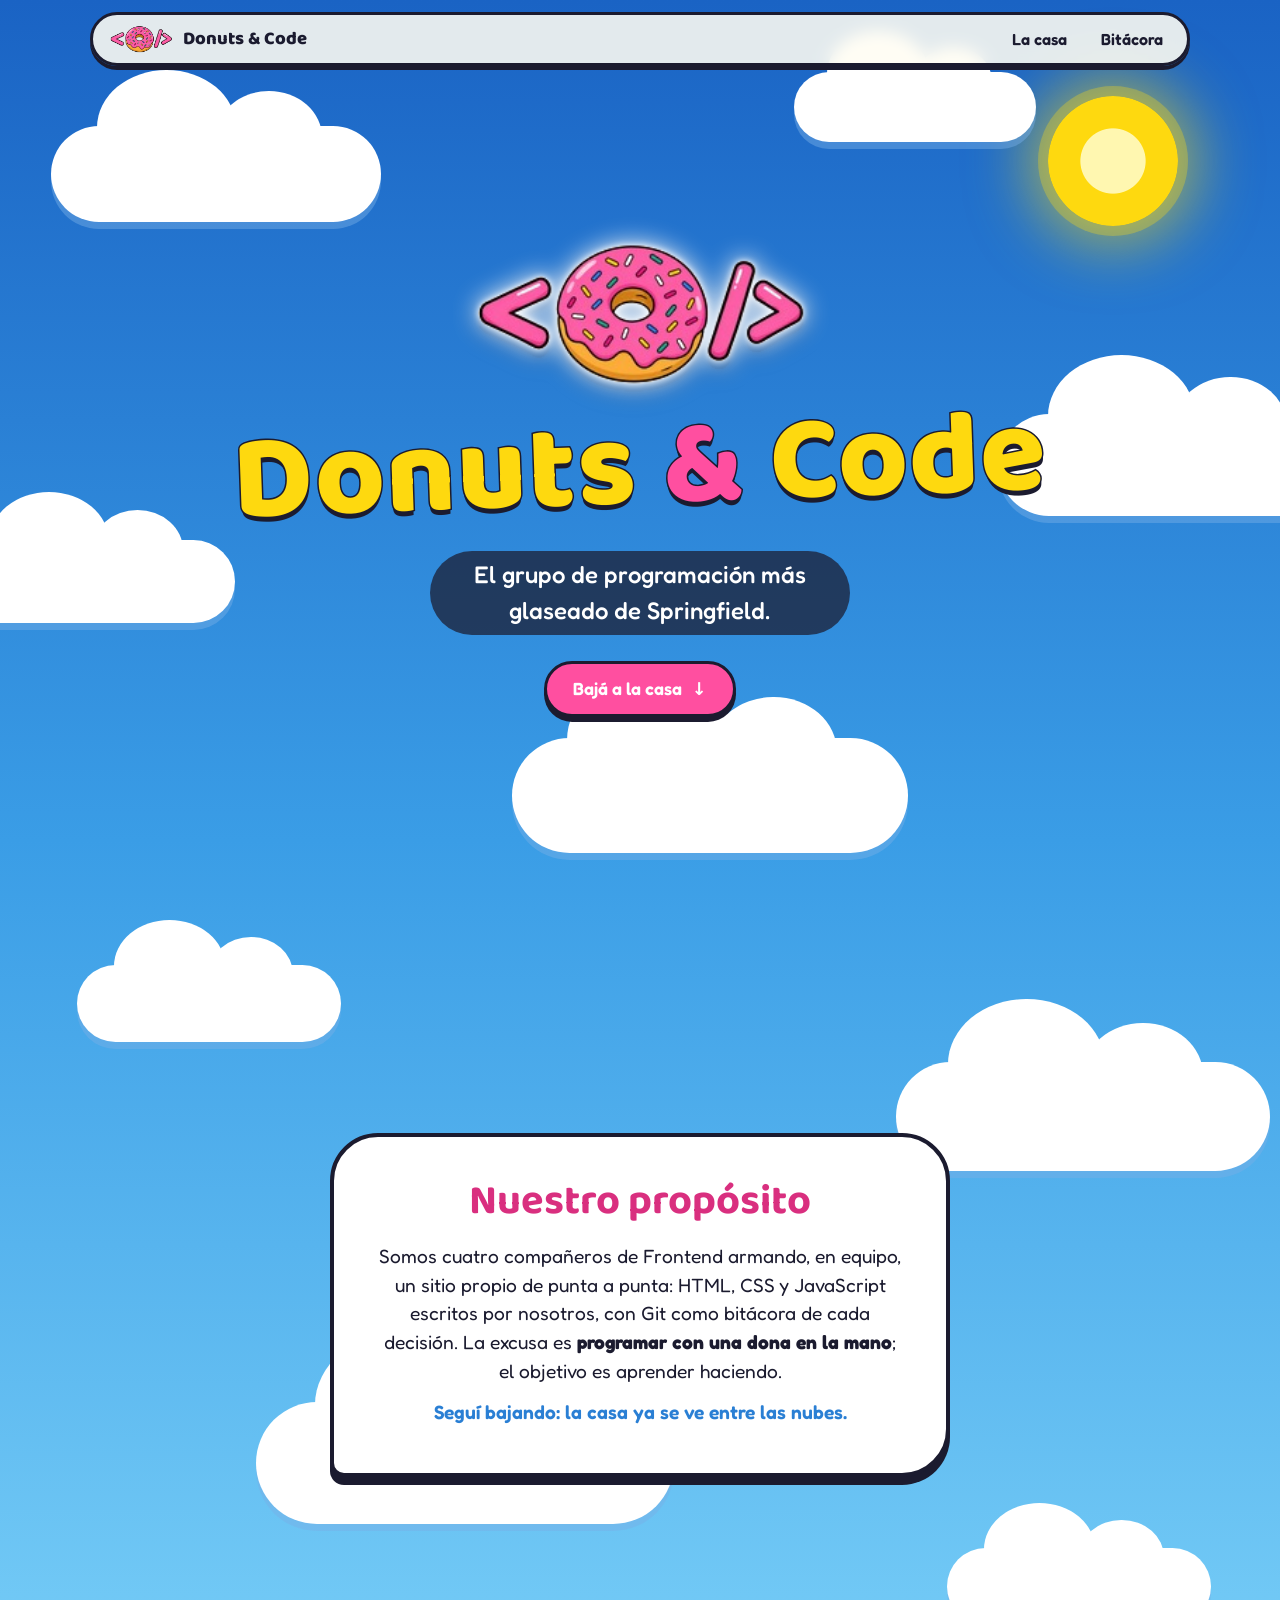
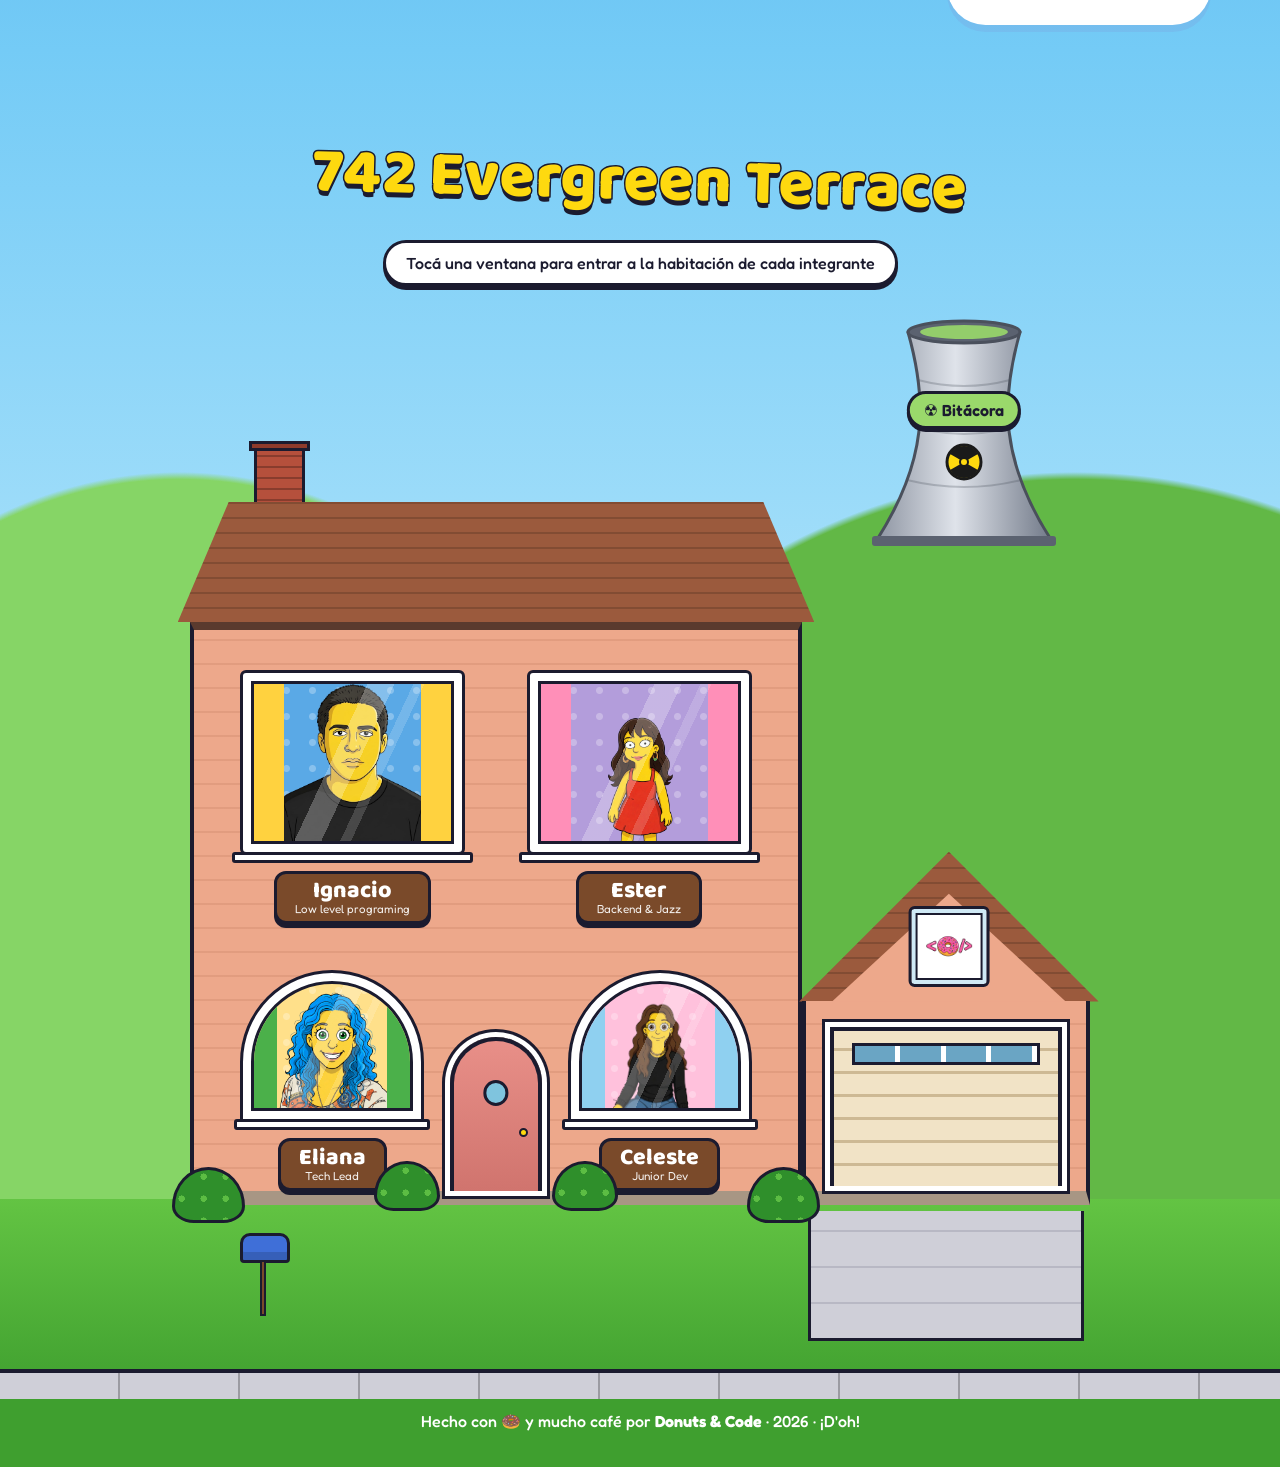
<file: index.html>
<!doctype html>
<html lang="es">
<head>
  <meta charset="utf-8">
  <meta name="viewport" content="width=device-width, initial-scale=1">
  <title>Donuts &amp; Code · Springfield Dev Crew</title>
  <meta name="description" content="Landing del grupo Donuts &amp; Code. Entrá a la casa y visitá la habitación de Ignacio, Marge, Lisa y Maggie.">
  <link rel="icon" href="./img/logo.png">
  <link rel="preconnect" href="https://fonts.googleapis.com">
  <link rel="preconnect" href="https://fonts.gstatic.com" crossorigin>
  <link href="https://fonts.googleapis.com/css2?family=Baloo+2:wght@500;600;800&family=Fredoka:wght@400;500;600&display=swap" rel="stylesheet">
  <link rel="stylesheet" href="./css/base.css">  
  <link rel="stylesheet" href="./css/home.css">
</head>
<body class="home">

  <header class="topbar">
    <a class="brand" href="index.html"><img src="./img/logo.png" alt=""><span>Donuts &amp; Code</span></a>
    <nav aria-label="Principal">
      <a href="#casa">La casa</a>
      <a href="bitacora.html">Bitácora</a>
    </nav>
  </header>

  <main class="world">

    <!-- 1 · EL CIELO -->
    <section class="sky" aria-labelledby="titulo">
      <div class="sun" aria-hidden="true"></div>
      <div class="clouds" aria-hidden="true">
        <i class="cloud" style="--x:4%;  --y:14%; --s:1.5; --t:38s; --dx:70px;  --p:-.5"></i>
        <i class="cloud" style="--x:62%; --y:8%;  --s:1.1; --t:46s; --dx:-60px; --p:-.9"></i>
        <i class="cloud" style="--x:78%; --y:46%; --s:1.6; --t:52s; --dx:-80px; --p:-.3"></i>
        <i class="cloud" style="--x:-4%; --y:60%; --s:1.3; --t:44s; --dx:90px;  --p:-.7"></i>
        <i class="cloud" style="--x:40%; --y:82%; --s:1.8; --t:60s; --dx:-50px; --p:-.4"></i>
      </div>

      <div class="hero">
        <img class="hero-logo" src="./img/logo.png" alt="Logo de Donuts &amp; Code: una dona rosa entre los símbolos &lt; /&gt;">
        <h1 id="titulo" class="simpsons-title">Donuts <em>&amp;</em> Code</h1>
        <p class="tagline">El grupo de programación más glaseado de Springfield.</p>
        <a class="go-down" href="#casa">Bajá a la casa <span aria-hidden="true">↓</span></a>
      </div>
    </section>

    <!-- 2 · ATRAVESANDO LAS NUBES -->
    <section class="descent" aria-labelledby="proposito">
      <div class="clouds" aria-hidden="true">
        <i class="cloud" style="--x:6%;  --y:8%;  --s:1.2; --t:40s; --dx:60px;  --p:-.6"></i>
        <i class="cloud" style="--x:70%; --y:20%; --s:1.7; --t:55s; --dx:-70px; --p:-.2"></i>
        <i class="cloud" style="--x:20%; --y:62%; --s:1.9; --t:48s; --dx:80px;  --p:-.8"></i>
        <i class="cloud" style="--x:74%; --y:80%; --s:1.2; --t:42s; --dx:-60px; --p:-.4"></i>
      </div>

      <div class="about">
        <h2 id="proposito">Nuestro propósito</h2>
        <p>Somos cuatro compañeros de Frontend armando, en equipo, un sitio propio de punta a punta: HTML, CSS y JavaScript escritos por nosotros, con Git como bitácora de cada decisión. La excusa es <strong>programar con una dona en la mano</strong>; el objetivo es aprender haciendo.</p>
        <p class="about-note">Seguí bajando: la casa ya se ve entre las nubes.</p>
      </div>
    </section>

    <!-- 3 · LA CASA -->
    <section class="town" id="casa" aria-labelledby="casa-t">
      <div class="town-head">
        <h2 id="casa-t" class="simpsons-title">742 Evergreen Terrace</h2>
        <p class="hint">Tocá una ventana para entrar a la habitación de cada integrante</p>
      </div>

      <!-- la central nuclear, al fondo: lleva a la bitácora -->
      <div class="skyline">
        <a class="plant" href="bitacora.html" aria-label="Bitácora: entrar a la central nuclear">
          <span class="smoke" aria-hidden="true"><i></i><i></i><i></i><i></i></span>
          <img src="./img/tower.svg" alt="">
          <span class="tag pill">☢ Bitácora</span>
        </a>
      </div>

      <div class="scene">
      <div class="hills" aria-hidden="true"></div>

      <div class="house">

        <!-- ala principal: dos pisos -->
        <div class="wing main">
          <div class="roof" aria-hidden="true"><span class="chimney"></span></div>
          <div class="facade">
            <div class="row up">
              <a class="window" data-room="bart" href="./bart.html" aria-label="Entrar a la habitación de Ignacio">
                <span class="frame"><span class="glass"><img src="./img/avatar-ignacio.png" alt=""></span></span>
                <span class="name">Ignacio<small>Low level programing</small></span>
              </a>
              <a class="window" data-room="lisa" href="./lisa.html" aria-label="Entrar a la habitación de Ester">
                <span class="frame"><span class="glass"><img src="./img/avatar-ester.png" alt=""></span></span>
                <span class="name">Ester<small>Backend &amp; Jazz</small></span>
              </a>
            </div>

            <div class="row down">
              <a class="window arch" data-room="marge" href="./marge.html" aria-label="Entrar a la habitación de Eliana">
                <span class="frame"><span class="glass"><img src="./img/avatar-eliana.png" alt=""></span></span>
                <span class="name">Eliana<small>Tech Lead</small></span>
              </a>

              <div class="door" aria-hidden="true"><i class="knob"></i><i class="peephole"></i></div>

              <a class="window arch" data-room="maggie" href="./maggie.html" aria-label="Entrar a la habitación de Celeste">
                <span class="frame"><span class="glass"><img src="./img/avatar-celeste.png" alt=""></span></span>
                <span class="name">Celeste<small>Junior Dev</small></span>
              </a>
            </div>
          </div>
        </div>

       <!-- garage con la ventanita del logo -->
<div class="wing garage" id="garage" aria-label="Garaje: Homero, Moe y el Sr. Burns">
 <div class="gable"><div class="attic"><img src="img/logo.png" alt=""></div></div>
  <div class="facade">
    <button  type="button" class="garage-door" id="garage-door" aria-expanded="false" aria-controls="garage-inside">
    </button>
    <div class="garage-inside" id="garage-inside" hidden>
     <img src="img/garage-bar.jpg" alt="Homero, Moe y el Sr. Burns en el bar">
    </div>
  </div>
  <div class="driveway"></div>
</div>
      </div>
      </div><!-- /scene -->

      <div class="lawn" aria-hidden="true">
        <span class="mailbox"></span>
        <span class="sidewalk"></span>
      </div>
    </section>
  </main>

  <footer class="foot">
     <p>Hecho con 🍩 y mucho café por <strong>Donuts &amp; Code</strong> ·  2026 · ¡D'oh!</p>
  </footer>

<script src="js/index.js"></script>

</body>

</html>
</file>
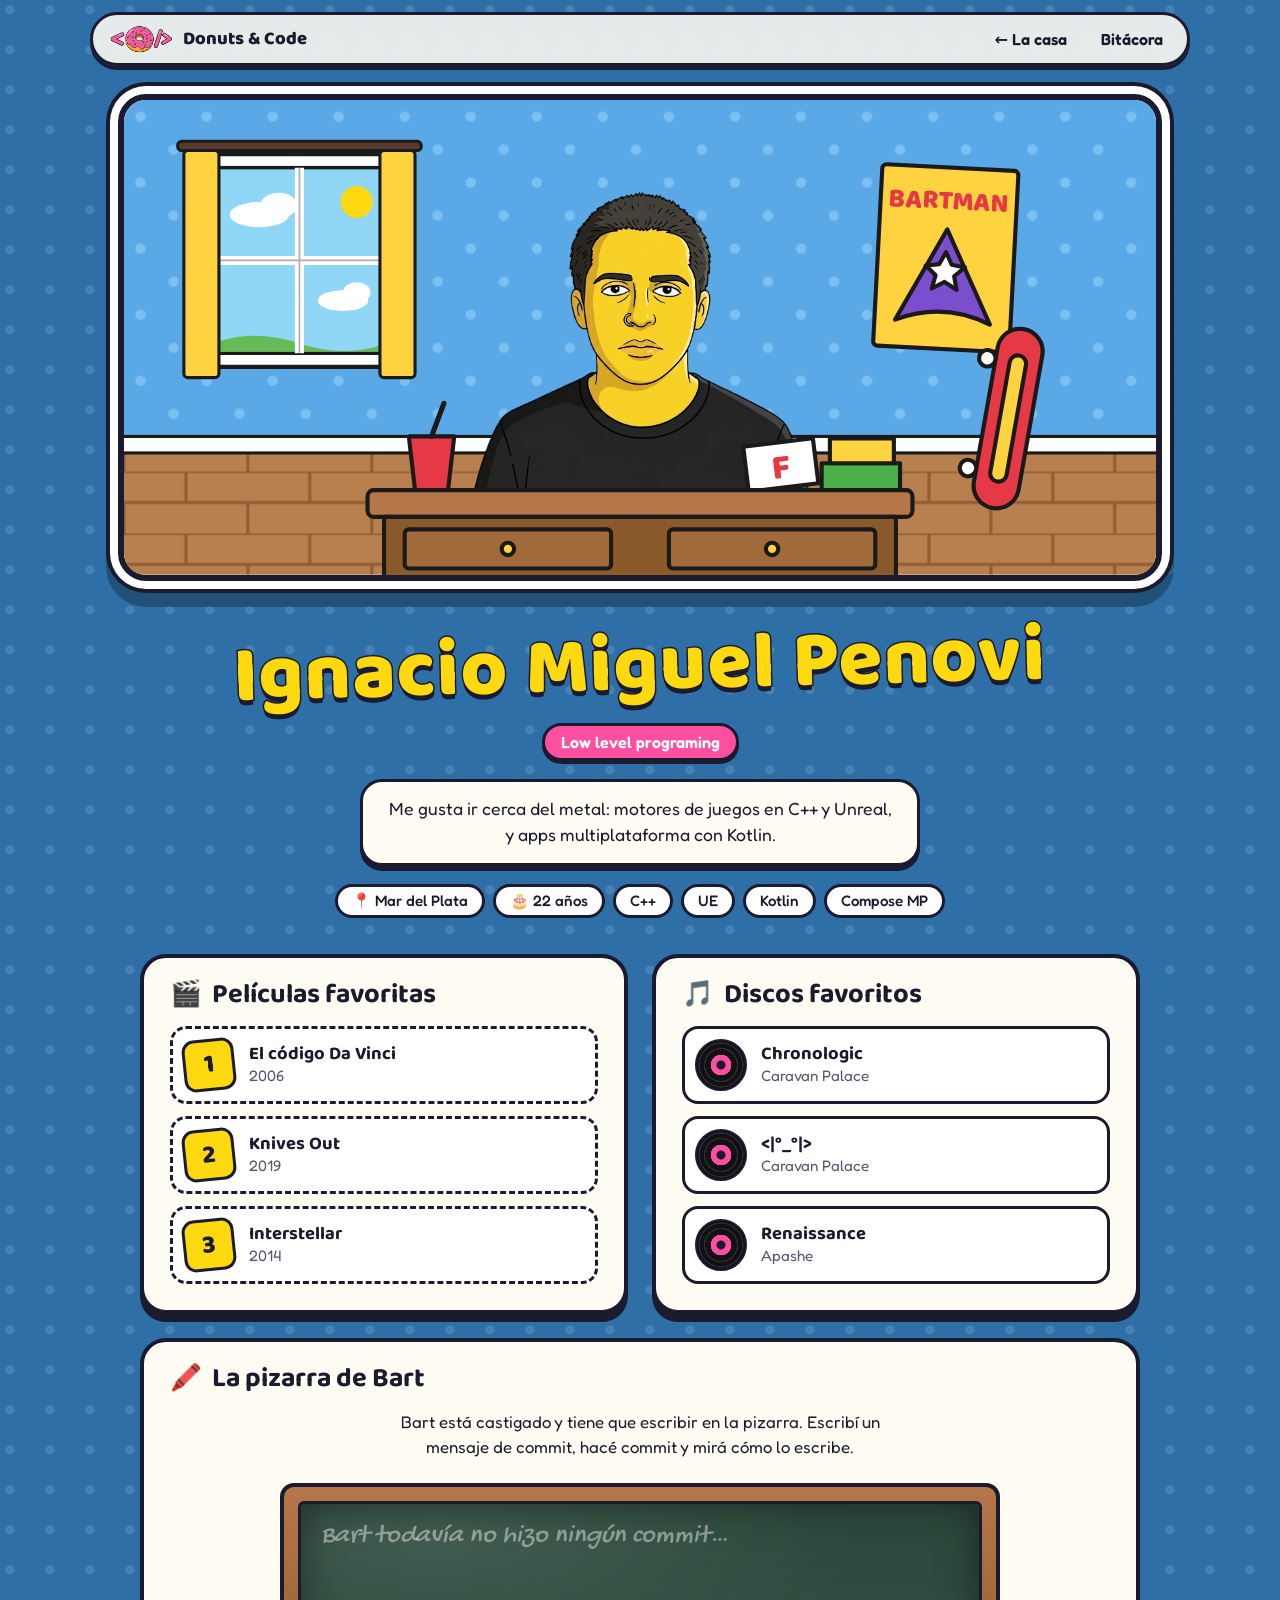
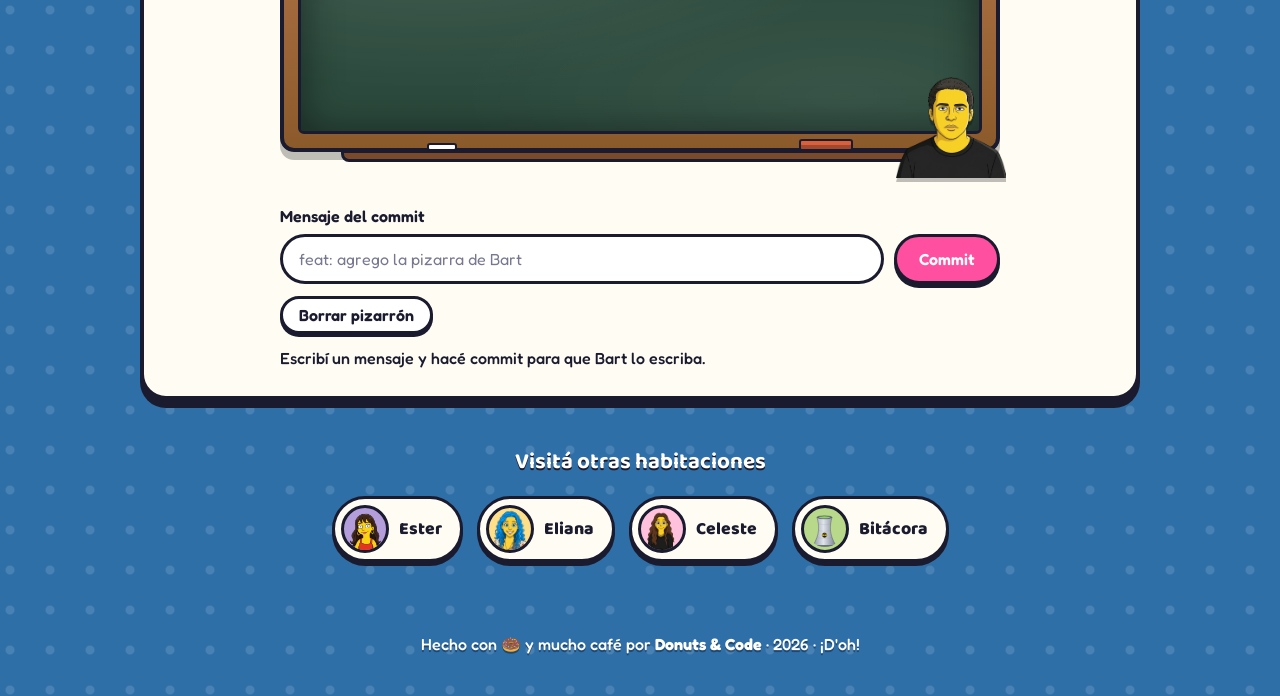
<file: bart.html>
<!doctype html>
<html lang="es">
<head>
  <meta charset="utf-8">
  <meta name="viewport" content="width=device-width, initial-scale=1">
  <title>Ignacio · Donuts &amp; Code</title>
  <meta name="description" content="La habitación de Ignacio: sus películas y canciones favoritas.">
  <link rel="icon" href="img/logo.png">
  <link rel="preconnect" href="https://fonts.googleapis.com">
  <link rel="preconnect" href="https://fonts.gstatic.com" crossorigin>
  <link href="https://fonts.googleapis.com/css2?family=Baloo+2:wght@500;600;800&family=Fredoka:wght@400;500;600&family=Gochi+Hand&display=swap" rel="stylesheet">
  <link rel="stylesheet" href="css/base.css">
  <link rel="stylesheet" href="css/room.css">
  <link rel="stylesheet" href="css/pizarra.css">
</head>
<body class="room bart">

  <header class="topbar">
    <a class="brand" href="index.html"><img src="img/logo.png" alt=""><span>Donuts &amp; Code</span></a>
    <nav aria-label="Principal">
      <a href="index.html#casa">← La casa</a>
      <a href="bitacora.html">Bitácora</a>
    </nav>
  </header>

  <main class="room-main">

    <div class="stage-frame">
      <svg class="stage" viewBox="0 0 1000 460" preserveAspectRatio="xMidYMid slice" role="img" aria-label="La habitación de Ignacio, con su escritorio, un skate y un póster de Bartman">
        <defs>
          <pattern id="wall" width="64" height="64" patternUnits="userSpaceOnUse">
            <rect width="64" height="64" fill="#5aa9e6"/>
            <circle cx="16" cy="16" r="5" fill="#7cc0f2"/><circle cx="48" cy="48" r="5" fill="#7cc0f2"/>
          </pattern>
          <pattern id="floor" width="120" height="60" patternUnits="userSpaceOnUse">
            <rect width="120" height="60" fill="#b8804f"/>
            <path d="M0 0H120M0 30H120M60 0V30M0 30V60M120 30V60" stroke="#8f5c34" stroke-width="3" fill="none"/>
          </pattern>
        </defs>

        <!-- pared y piso -->
        <rect width="1000" height="340" fill="url(#wall)"/>
        <rect y="340" width="1000" height="120" fill="url(#floor)"/>
        <rect x="-4" y="326" width="1008" height="16" fill="#fff" stroke="#1a1a1a" stroke-width="3"/>

        <!-- ventana con cortinas -->
        <image href="img/room-window.svg" x="70" y="50" width="200" height="211"/>
        <rect x="52" y="40" width="236" height="9" rx="4" fill="#5a3a2e" stroke="#1a1a1a" stroke-width="3"/>
        <rect x="58" y="49" width="34" height="220" rx="4" fill="#ffd23f" stroke="#1a1a1a" stroke-width="3"/>
        <rect x="248" y="49" width="34" height="220" rx="4" fill="#ffd23f" stroke="#1a1a1a" stroke-width="3"/>

        <!-- poster de Bartman -->
        <g transform="translate(735 62) rotate(3)" stroke="#1a1a1a" stroke-width="4" stroke-linejoin="round">
          <rect width="132" height="176" rx="4" fill="#ffd23f"/>
          <path d="M20 150 L66 60 L112 150 Q66 130 20 150Z" fill="#7c4dcc"/>
          <text x="66" y="40" text-anchor="middle" font-size="26" font-weight="800" fill="#e63946" stroke="none">BARTMAN</text>
          <path d="M66 82 l6 12 13 2 -10 9 3 13 -12 -7 -12 7 3 -13 -10 -9 13 -2z" fill="#fff"/>
        </g>

        <!-- skate apoyado -->
        <g transform="translate(872 222) rotate(10)" stroke="#1a1a1a" stroke-width="4">
          <rect x="-22" y="0" width="44" height="176" rx="22" fill="#e63946"/>
          <rect x="-8" y="26" width="16" height="124" rx="8" fill="#ffd23f"/>
          <circle cx="-30" cy="34" r="8" fill="#fff"/><circle cx="-30" cy="142" r="8" fill="#fff"/>
        </g>

        <!-- Ignacio -->
        <image class="char" href="img/avatar-ignacio.png" x="335" y="89" width="330" height="303"/>

        <!-- escritorio -->
        <g stroke="#1a1a1a" stroke-width="4" stroke-linejoin="round">
          <!-- vaso Squishee -->
          <path d="M276 326 h44 l-6 52 h-32 z" fill="#e63946"/>
          <path d="M298 326 l12 -32" stroke-width="5" fill="none" stroke-linecap="round"/>
          <!-- libros -->
          <rect x="676" y="352" width="76" height="26" fill="#4bb04a"/>
          <rect x="684" y="328" width="62" height="24" fill="#ffd23f"/>
          <!-- boletin con F -->
          <g transform="translate(600 336) rotate(-7)">
            <rect width="68" height="44" fill="#fff"/>
            <text x="34" y="35" text-anchor="middle" font-size="34" font-weight="800" fill="#e63946" stroke="none">F</text>
          </g>
          <rect x="236" y="378" width="528" height="26" rx="6" fill="#b5764a"/>
          <rect x="252" y="404" width="496" height="60" fill="#8b5a2b"/>
          <rect x="272" y="416" width="200" height="38" rx="4" fill="#a06a3a"/>
          <rect x="528" y="416" width="200" height="38" rx="4" fill="#a06a3a"/>
          <circle cx="372" cy="435" r="6" fill="#ffd23f"/><circle cx="628" cy="435" r="6" fill="#ffd23f"/>
        </g>
      </svg>
    </div>

    <section class="profile" aria-labelledby="nombre">
      <div class="who">
        <h1 id="nombre" class="simpsons-title">Ignacio Miguel Penovi</h1>
        <p class="role">Low level programing</p>
        <p class="bio">Me gusta ir cerca del metal: motores de juegos en C++ y Unreal, y apps multiplataforma con Kotlin.</p>
        <ul class="chips" aria-label="Etiquetas">
          <li>📍 Mar del Plata</li><li>🎂 22 años</li><li>C++</li><li>UE</li><li>Kotlin</li><li>Compose MP</li>
        </ul>
      </div>

      <div class="lists">
        <article class="panel movies" aria-labelledby="peli-t">
          <h2 id="peli-t"><span aria-hidden="true">🎬</span> Películas favoritas</h2>
          <ol>
            <li><div><strong>El código Da Vinci</strong><small>2006</small></div></li>
            <li><div><strong>Knives Out</strong><small>2019</small></div></li>
            <li><div><strong>Interstellar</strong><small>2014</small></div></li>
          </ol>
        </article>

        <article class="panel songs" aria-labelledby="song-t">
          <h2 id="song-t"><span aria-hidden="true">🎵</span> Discos favoritos</h2>
          <ol>
            <li><div><strong>Chronologic</strong><small>Caravan Palace</small></div></li>
            <li><div><strong>&lt;|°_°|&gt;</strong><small>Caravan Palace</small></div></li>
            <li><div><strong>Renaissance</strong><small>Apashe</small></div></li>
          </ol>
        </article>
      </div>

      <section class="panel pizarra-widget" aria-labelledby="pizarra-t">
        <h2 id="pizarra-t"><span aria-hidden="true">🖍️</span> La pizarra de Bart</h2>
        <p class="pizarra-intro">Bart está castigado y tiene que escribir en la pizarra. Escribí un mensaje de commit, hacé commit y mirá cómo lo escribe.</p>

        <div class="pizarra-board">
          <div class="pizarra-frame">
            <div class="pizarra-surface" id="pizarraLineas" role="log" aria-label="Pizarrón de Bart" aria-live="polite"></div>
            <span class="pizarra-tray" aria-hidden="true"></span>
          </div>
          <img class="pizarra-bart" src="img/avatar-ignacio.png" alt="Ignacio escribiendo en el pizarrón">
        </div>

        <form class="pizarra-form" id="pizarraForm" autocomplete="off">
          <label for="pizarraInput">Mensaje del commit</label>
          <div class="pizarra-fila">
            <input type="text" id="pizarraInput" maxlength="60" placeholder="feat: agrego la pizarra de Bart">
            <button type="submit" class="pizarra-commit">Commit</button>
          </div>
          <button type="button" id="pizarraBorrar" class="pizarra-borrar">Borrar pizarrón</button>
          <p class="pizarra-msg" id="pizarraMsg" aria-live="polite">Escribí un mensaje y hacé commit para que Bart lo escriba.</p>
        </form>
      </section>
    </section>

    <nav class="visit" aria-label="Otras habitaciones">
      <h2>Visitá otras habitaciones</h2>
      <ul>

        <li><a href="lisa.html"><img class="avatar lisa" src="img/avatar-ester.png" alt="">Ester</a></li>
        <li><a href="marge.html"><img class="avatar marge" src="img/avatar-eliana.png" alt="">Eliana</a></li>
        <li><a href="maggie.html"><img class="avatar maggie" src="img/avatar-celeste.png" alt="">Celeste</a></li>
        <li><a href="bitacora.html"><img class="avatar plant-icon" src="img/tower.svg" alt="">Bitácora</a></li>

    </nav>
  </main>

 <footer class="room-foot">    
    <p>Hecho con 🍩 y mucho café por <strong>Donuts &amp; Code</strong> ·  2026 · ¡D'oh!</p> 
 </footer>

  <script src="js/index.js"></script>
 <!-- <script src="img/js/pizarra.js"></script> -->

</body>
</html>
</file>
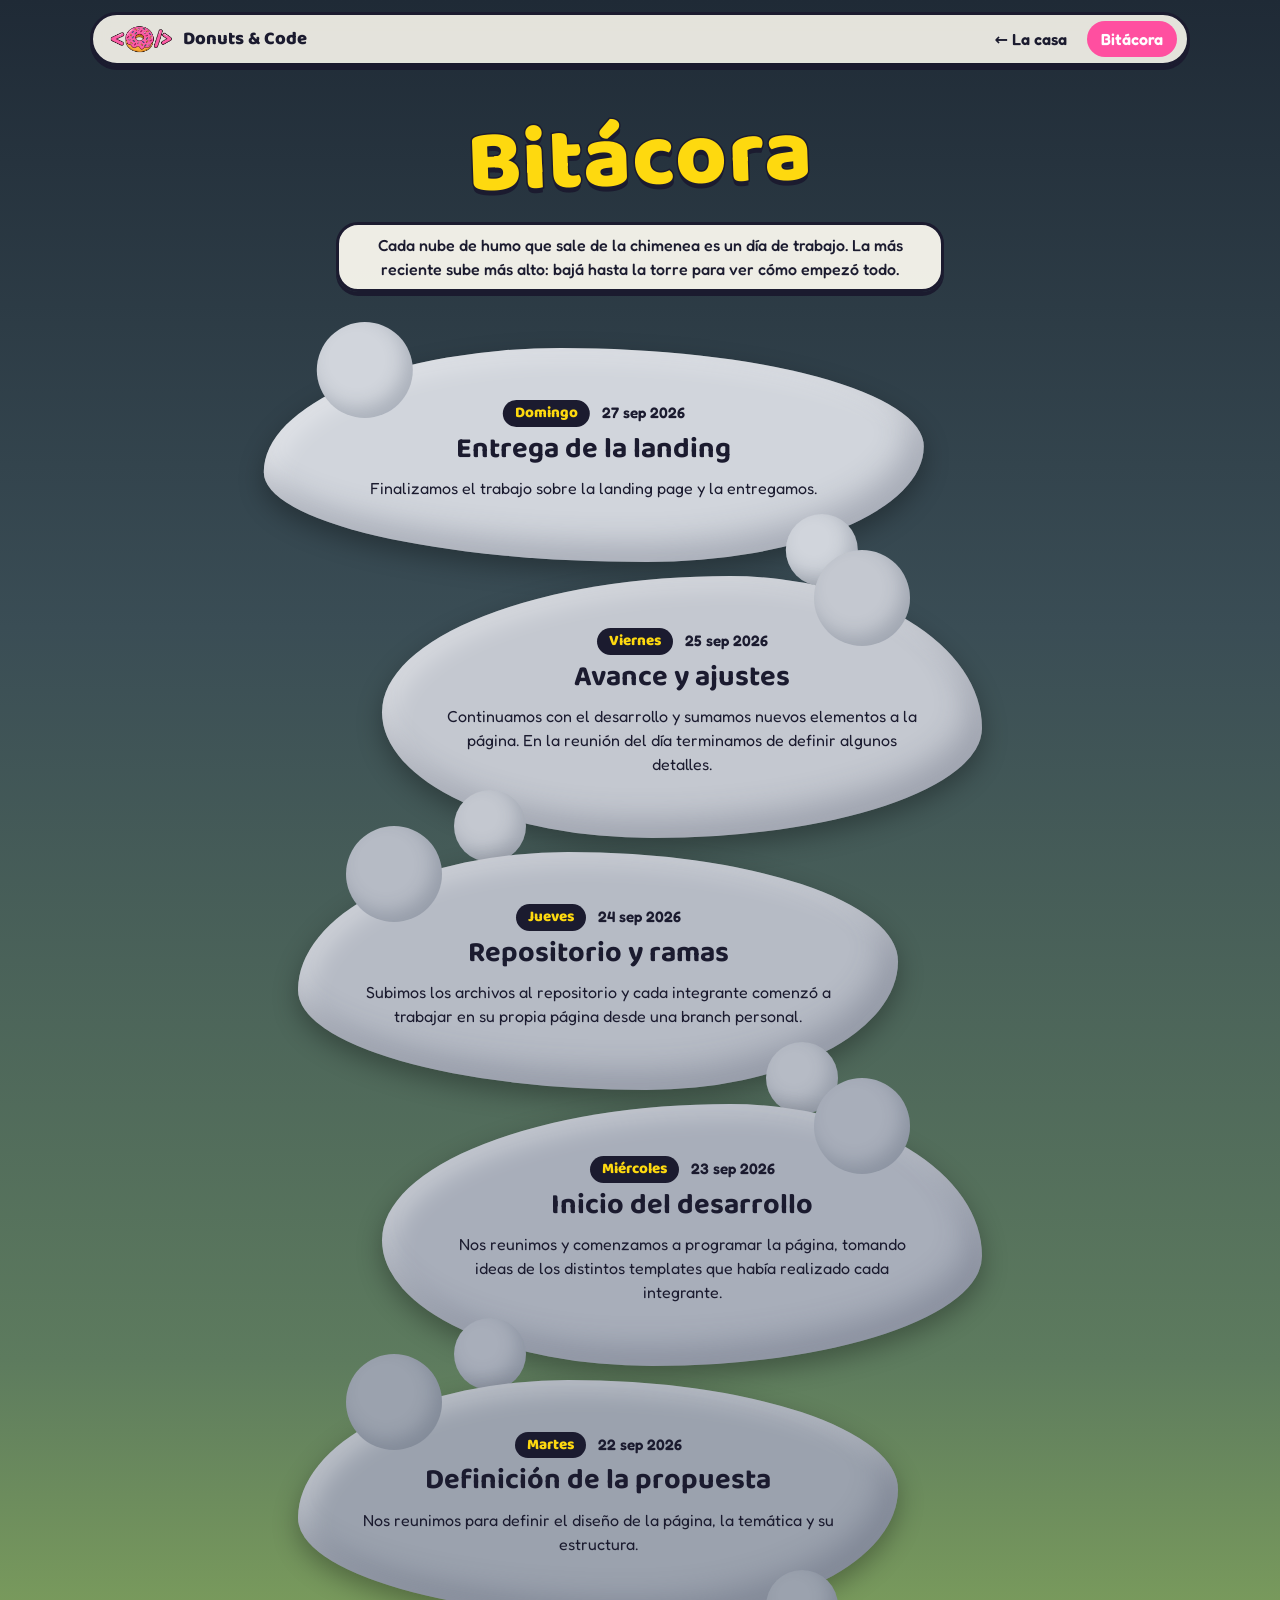
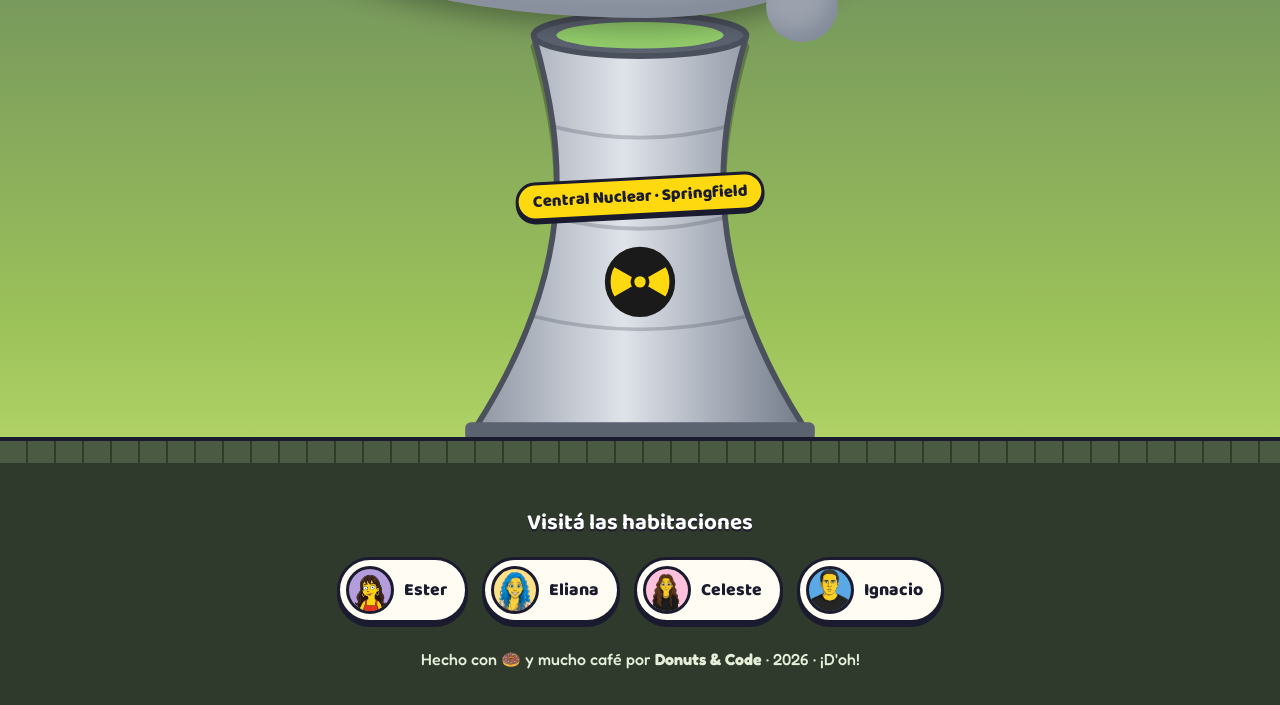
<file: bitacora.html>
<!doctype html>
<html lang="es">
<head>
  <meta charset="utf-8">
  <meta name="viewport" content="width=device-width, initial-scale=1">
  <title>Bitácora · Donuts &amp; Code</title>
  <meta name="description" content="La bitácora de Donuts &amp; Code: cada nube de humo de la chimenea es una reunión.">
  <link rel="icon" href="img/logo.png">
  <link rel="preconnect" href="https://fonts.googleapis.com">
  <link rel="preconnect" href="https://fonts.gstatic.com" crossorigin>
  <link href="https://fonts.googleapis.com/css2?family=Baloo+2:wght@500;600;800&family=Fredoka:wght@400;500;600&display=swap" rel="stylesheet">
  <link rel="stylesheet" href="./css/base.css">
  <link rel="stylesheet" href="./css/bitacora.css">
</head>
<body class="log">

  <header class="topbar">
    <a class="brand" href="index.html"><img src="./img/logo.png" alt=""><span>Donuts &amp; Code</span></a>
    <nav aria-label="Principal">
      <a href="index.html#casa">← La casa</a>
      <a href="bitacora.html" aria-current="page">Bitácora</a>
    </nav>
  </header>

  <main class="smokeland">

    <section class="log-hero">
      <h1 class="simpsons-title">Bitácora</h1>
      <p>Cada nube de humo que sale de la chimenea es un día de trabajo. La más reciente sube más alto: bajá hasta la torre para ver cómo empezó todo.</p>
    </section>

    <!-- más reciente arriba · el primer día queda pegado a la chimenea -->
    <ol class="smoke-trail" aria-label="Registro de trabajo, del día más reciente al más antiguo">

      <li class="puff" style="--n:5">
        <div class="meta"><span class="num">Domingo</span><time datetime="2026-09-27">27 sep 2026</time></div>
        <h2>Entrega de la landing</h2>
        <p>Finalizamos el trabajo sobre la landing page y la entregamos.</p>
      </li>

      <li class="puff" style="--n:4">
        <div class="meta"><span class="num">Viernes</span><time datetime="2026-09-25">25 sep 2026</time></div>
        <h2>Avance y ajustes</h2>
        <p>Continuamos con el desarrollo y sumamos nuevos elementos a la página. En la reunión del día terminamos de definir algunos detalles.</p>
      </li>

      <li class="puff" style="--n:3">
        <div class="meta"><span class="num">Jueves</span><time datetime="2026-09-24">24 sep 2026</time></div>
        <h2>Repositorio y ramas</h2>
        <p>Subimos los archivos al repositorio y cada integrante comenzó a trabajar en su propia página desde una branch personal.</p>
      </li>

      <li class="puff" style="--n:2">
        <div class="meta"><span class="num">Miércoles</span><time datetime="2026-09-23">23 sep 2026</time></div>
        <h2>Inicio del desarrollo</h2>
        <p>Nos reunimos y comenzamos a programar la página, tomando ideas de los distintos templates que había realizado cada integrante.</p>
      </li>

      <li class="puff" style="--n:1">
        <div class="meta"><span class="num">Martes</span><time datetime="2026-09-22">22 sep 2026</time></div>
        <h2>Definición de la propuesta</h2>
        <p>Nos reunimos para definir el diseño de la página, la temática y su estructura.</p>
      </li>
    </ol>

    <div class="plant-base">
      <span class="vent" aria-hidden="true"><i></i><i></i><i></i></span>
      <img src="img/tower.svg" alt="Torre de enfriamiento de la Central Nuclear de Springfield">
      <span class="sign pill">Central Nuclear · Springfield</span>
    </div>
    <div class="ground" aria-hidden="true"></div>


    
  </main>

<footer class="log-foot">
  <nav class="visit" aria-label="Otras habitaciones">
    <h2>Visitá las habitaciones</h2>
    <ul>
      <li><a href="lisa.html"><img class="avatar lisa" src="img/avatar-ester.png" alt="">Ester</a></li>
      <li><a href="marge.html"><img class="avatar marge" src="img/avatar-eliana.png" alt="">Eliana</a></li>
      <li><a href="maggie.html"><img class="avatar maggie" src="img/avatar-celeste.png" alt="">Celeste</a></li>
      <li><a href="bart.html"><img class="avatar bart" src="img/avatar-ignacio.png" alt="">Ignacio</a></li>
    </ul>
  </nav>
  <br>
   <p>Hecho con 🍩 y mucho café por <strong>Donuts &amp; Code</strong> ·  2026 · ¡D'oh!</p> 
</footer>
</body>
</html>
</file>
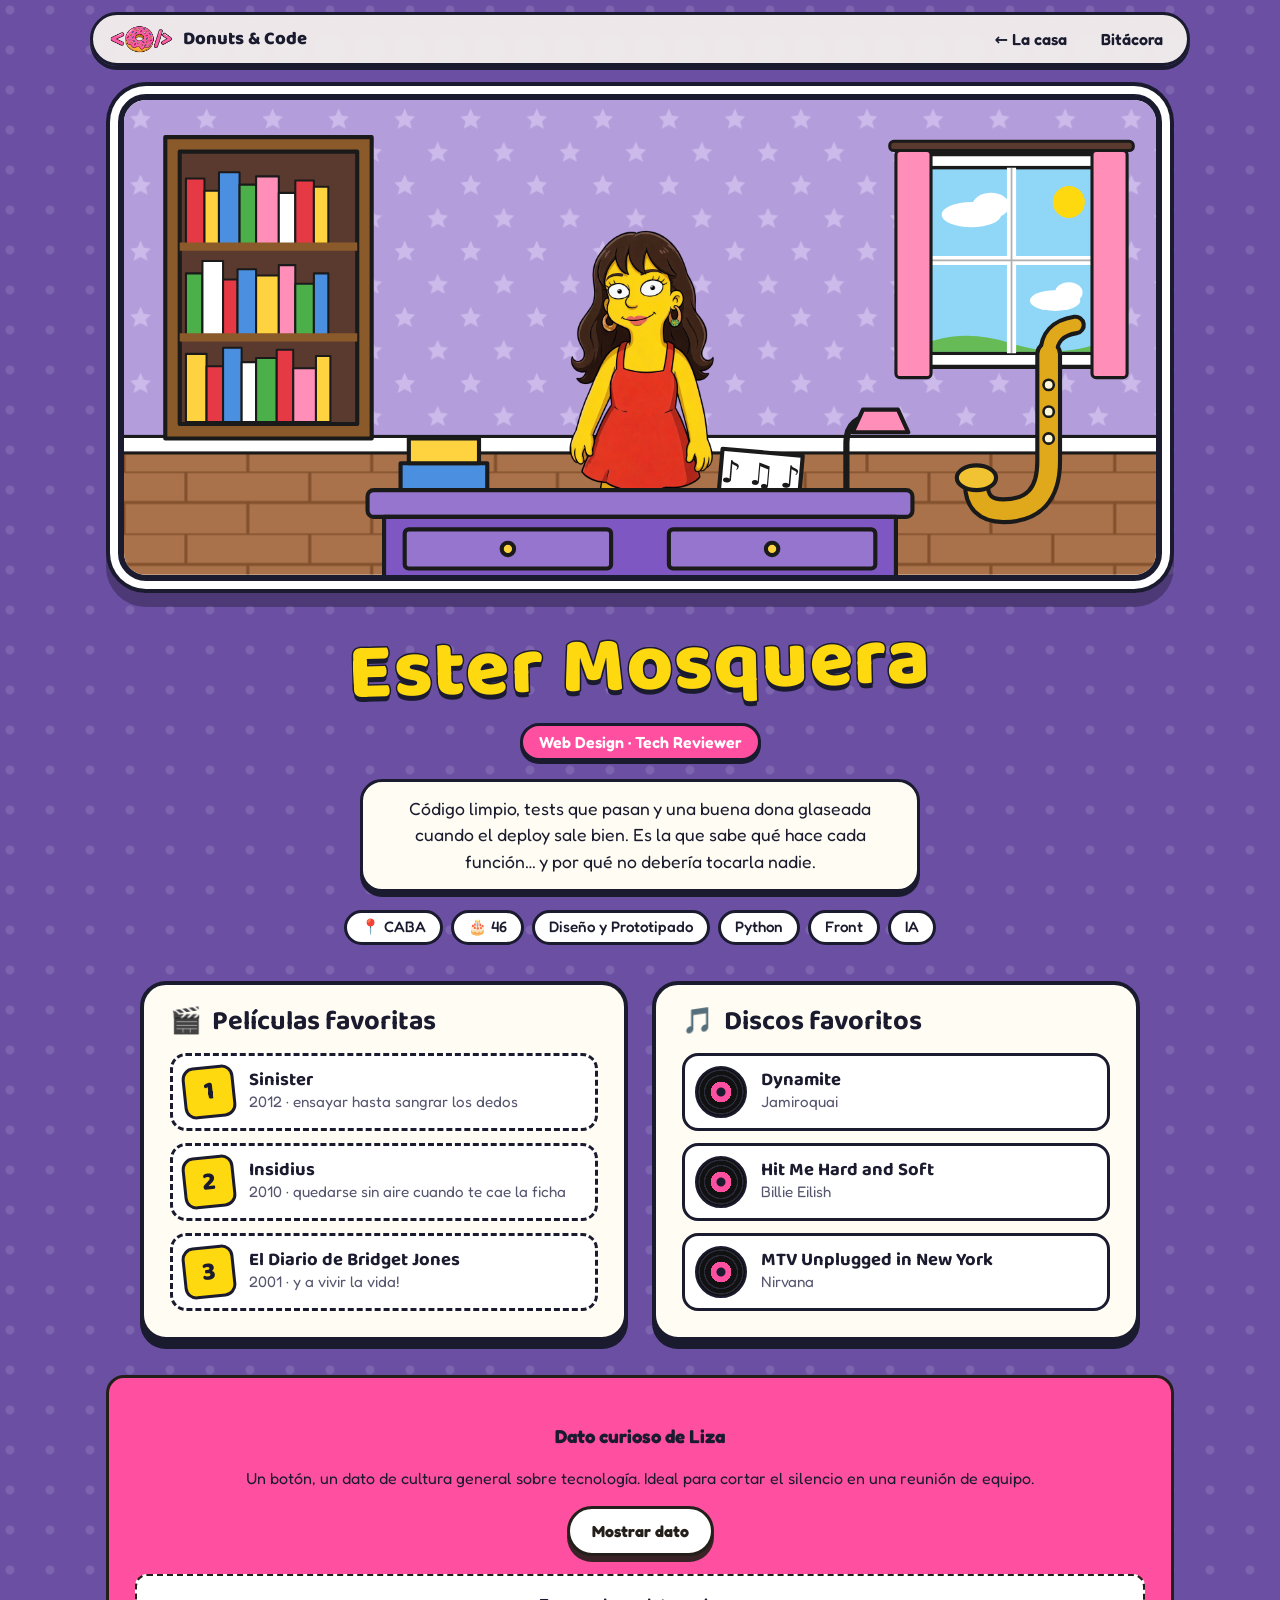
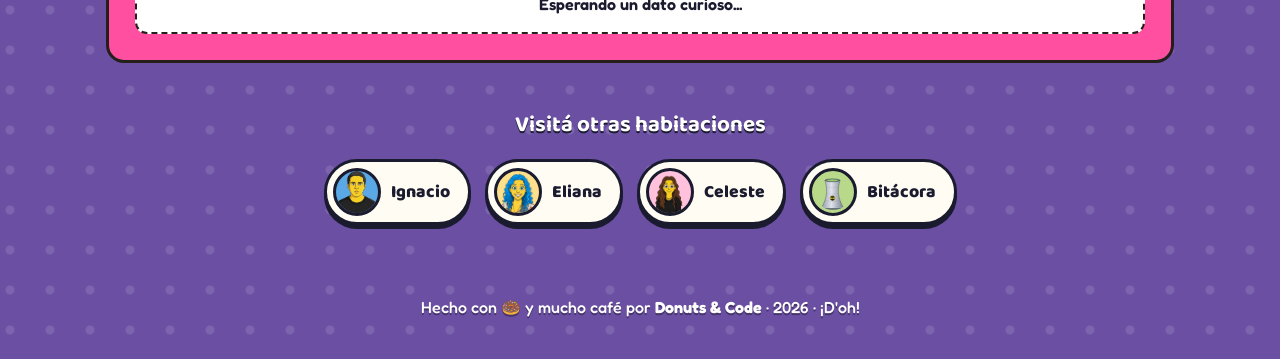
<file: lisa.html>
<!doctype html>
<html lang="es">
<head>
  <meta charset="utf-8">
  <meta name="viewport" content="width=device-width, initial-scale=1">
  <title>Lisa · Donuts &amp; Code</title>
  <meta name="description" content="La habitación de Lisa: sus películas y canciones favoritas.">
  <link rel="icon" href="img/logo.png">
  <link rel="preconnect" href="https://fonts.googleapis.com">
  <link rel="preconnect" href="https://fonts.gstatic.com" crossorigin>
  <link href="https://fonts.googleapis.com/css2?family=Baloo+2:wght@500;600;800&family=Fredoka:wght@400;500;600&display=swap" rel="stylesheet">
  <link rel="stylesheet" href="css/base.css">
  <link rel="stylesheet" href="css/room.css">
  <link rel="stylesheet" href="css/dato-curioso.css">
</head>
<body class="room lisa">

  <header class="topbar">
    <a class="brand" href="index.html"><img src="img/logo.png" alt=""><span>Donuts &amp; Code</span></a>
    <nav aria-label="Principal">
      <a href="index.html#casa">← La casa</a>
      <a href="bitacora.html">Bitácora</a>
    </nav>
  </header>

  <main class="room-main">

    <div class="stage-frame">
      <svg class="stage" viewBox="0 0 1000 460" preserveAspectRatio="xMidYMid slice" role="img" aria-label="La habitación de Lisa, con su escritorio, un saxofón y una biblioteca">
        <defs>
          <pattern id="wall" width="64" height="64" patternUnits="userSpaceOnUse">
            <rect width="64" height="64" fill="#b39ddb"/>
            <path d="M16 8 l3 7 7 1 -5 5 2 7 -7 -4 -7 4 2 -7 -5 -5 7 -1z" fill="#cbbaea"/>
            <path d="M48 40 l3 7 7 1 -5 5 2 7 -7 -4 -7 4 2 -7 -5 -5 7 -1z" fill="#cbbaea"/>
          </pattern>
          <pattern id="floor" width="120" height="60" patternUnits="userSpaceOnUse">
            <rect width="120" height="60" fill="#a9724a"/>
            <path d="M0 0H120M0 30H120M60 0V30M0 30V60M120 30V60" stroke="#82502d" stroke-width="3" fill="none"/>
          </pattern>
        </defs>
        <rect width="1000" height="340" fill="url(#wall)"/>
        <rect y="340" width="1000" height="120" fill="url(#floor)"/>
        <rect x="-4" y="326" width="1008" height="16" fill="#fff" stroke="#1a1a1a" stroke-width="3"/>

        <!-- biblioteca -->
        <g stroke="#1a1a1a" stroke-width="4" stroke-linejoin="round">
          <rect x="40" y="36" width="200" height="292" fill="#8b5a2b"/>
          <rect x="54" y="50" width="172" height="264" fill="#5a3a2e"/>
          <g stroke-width="2">
            <rect x="60" y="76" width="18" height="64" fill="#e63946"/>
            <rect x="78" y="88" width="14" height="52" fill="#ffd23f"/>
            <rect x="92" y="70" width="20" height="70" fill="#4a8fe0"/>
            <rect x="112" y="82" width="16" height="58" fill="#4bb04a"/>
            <rect x="128" y="74" width="22" height="66" fill="#ff8fb8"/>
            <rect x="150" y="90" width="16" height="50" fill="#fff"/>
            <rect x="166" y="78" width="18" height="62" fill="#e63946"/>
            <rect x="184" y="84" width="14" height="56" fill="#ffd23f"/>
            <rect x="60" y="168" width="16" height="60" fill="#4bb04a"/>
            <rect x="76" y="156" width="20" height="72" fill="#fff"/>
            <rect x="96" y="174" width="14" height="54" fill="#e63946"/>
            <rect x="110" y="164" width="18" height="64" fill="#4a8fe0"/>
            <rect x="128" y="170" width="22" height="58" fill="#ffd23f"/>
            <rect x="150" y="160" width="16" height="68" fill="#ff8fb8"/>
            <rect x="166" y="178" width="18" height="50" fill="#4bb04a"/>
            <rect x="184" y="168" width="14" height="60" fill="#4a8fe0"/>
            <rect x="60" y="246" width="20" height="66" fill="#ffd23f"/>
            <rect x="80" y="258" width="16" height="54" fill="#e63946"/>
            <rect x="96" y="240" width="18" height="72" fill="#4a8fe0"/>
            <rect x="114" y="254" width="14" height="58" fill="#fff"/>
            <rect x="128" y="250" width="20" height="62" fill="#4bb04a"/>
            <rect x="148" y="242" width="16" height="70" fill="#e63946"/>
            <rect x="164" y="260" width="22" height="52" fill="#ff8fb8"/>
            <rect x="186" y="248" width="14" height="64" fill="#ffd23f"/>
          </g>
          <path d="M54 142H226M54 230H226" stroke="#8b5a2b" stroke-width="8"/>
        </g>

        <!-- ventana -->
        <image href="img/room-window.svg" x="760" y="50" width="200" height="211"/>
        <rect x="742" y="40" width="236" height="9" rx="4" fill="#5a3a2e" stroke="#1a1a1a" stroke-width="3"/>
        <rect x="748" y="49" width="34" height="220" rx="4" fill="#ff8fb8" stroke="#1a1a1a" stroke-width="3"/>
        <rect x="938" y="49" width="34" height="220" rx="4" fill="#ff8fb8" stroke="#1a1a1a" stroke-width="3"/>

        <!-- saxofon -->
        <g fill="none" stroke-linecap="round" stroke-linejoin="round">
          <path d="M896 246 V350 Q896 398 852 398 Q826 398 826 372" stroke="#1a1a1a" stroke-width="26"/>
          <path d="M896 246 Q896 222 922 218" stroke="#1a1a1a" stroke-width="20"/>
          <path d="M896 246 V350 Q896 398 852 398 Q826 398 826 372" stroke="#e0a91c" stroke-width="18"/>
          <path d="M896 246 Q896 222 922 218" stroke="#e0a91c" stroke-width="12"/>
        </g>
        <ellipse cx="826" cy="366" rx="19" ry="12" fill="#f1c232" stroke="#1a1a1a" stroke-width="4"/>
        <g fill="#fff8d6" stroke="#1a1a1a" stroke-width="2.5"><circle cx="896" cy="276" r="5"/><circle cx="896" cy="302" r="5"/><circle cx="896" cy="328" r="5"/></g>

        <!-- Lisa -->
        <image class="char" href="img/avatar-ester.png" x="370" y="54" width="260" height="338"/>

        <!-- escritorio -->
        <g stroke="#1a1a1a" stroke-width="4" stroke-linejoin="round">
          <!-- partitura -->
          <g transform="translate(580 338) rotate(5)">
            <rect width="78" height="42" fill="#fff"/>
            <text x="39" y="32" text-anchor="middle" font-size="30" font-weight="800" fill="#1a1a1a" stroke="none">♪ ♫ ♪</text>
          </g>
          <!-- libros -->
          <rect x="268" y="352" width="84" height="26" fill="#4a8fe0"/>
          <rect x="276" y="328" width="68" height="24" fill="#ffd23f"/>
          <!-- lampara -->
          <path d="M700 378 V332 Q700 306 730 306" fill="none" stroke-width="6" stroke-linecap="round"/>
          <path d="M716 300 h34 l10 22 h-54 z" fill="#ff8fb8"/>
          <rect x="236" y="378" width="528" height="26" rx="6" fill="#9575cd"/>
          <rect x="252" y="404" width="496" height="60" fill="#7e57c2"/>
          <rect x="272" y="416" width="200" height="38" rx="4" fill="#9575cd"/>
          <rect x="528" y="416" width="200" height="38" rx="4" fill="#9575cd"/>
          <circle cx="372" cy="435" r="6" fill="#ffd23f"/><circle cx="628" cy="435" r="6" fill="#ffd23f"/>
        </g>
      </svg>
    </div>

    <section class="profile" aria-labelledby="nombre">
      <div class="who">
        <h1 id="nombre" class="simpsons-title">Ester Mosquera</h1>
        <p class="role">Web Design · Tech Reviewer</p>
        <p class="bio">Código limpio, tests que pasan y una buena dona glaseada cuando el deploy sale bien. Es la que sabe qué hace cada función… y por qué no debería tocarla nadie.</p>
        <ul class="chips" aria-label="Etiquetas">
          <li>📍 CABA</li><li>🎂 46</li><li>Diseño y Prototipado</li><li>Python</li><li>Front</li><li>IA</li>
        </ul>
      </div>

      <div class="lists">
        <article class="panel movies" aria-labelledby="peli-t">
          <h2 id="peli-t"><span aria-hidden="true">🎬</span> Películas favoritas</h2>
          <ol>
            <li><div><strong>Sinister</strong><small>2012 · ensayar hasta sangrar los dedos</small></div></li>
            <li><div><strong>Insidius</strong><small>2010 · quedarse sin aire cuando te cae la ficha</small></div></li>
            <li><div><strong>El Diario de Bridget Jones</strong><small>2001 · y a vivir la vida!</small></div></li>
            
          </ol>
        </article>

        <article class="panel songs" aria-labelledby="song-t">
          <h2 id="song-t"><span aria-hidden="true">🎵</span> Discos favoritos</h2>
          <ol>
            <li><div><strong>Dynamite</strong><small>Jamiroquai</small></div></li>
            <li><div><strong>Hit Me Hard and Soft</strong><small>Billie Eilish</small></div></li>
            <li><div><strong>MTV Unplugged in New York</strong><small>Nirvana</small></div></li>
            
          </ol>
        </article>
      </div>

      
    </section>

    <div class="caja-dinamica">
      <h3>Dato curioso de Liza</h3>
      <p>Un botón, un dato de cultura general sobre tecnología. Ideal para cortar el silencio en una reunión de equipo.</p>
      <button class="boton secundario" id="boton-liza" type="button">Mostrar dato</button>
      <div class="resultado-dinamico" id="resultado-liza" aria-live="polite">Esperando un dato curioso...</div>
    </div>

    <nav class="visit" aria-label="Otras habitaciones">
      <h2>Visitá otras habitaciones</h2>
      <ul>
        <li><a href="bart.html"><img class="avatar bart" src="img/avatar-ignacio.png" alt="">Ignacio</a></li>
        <li><a href="marge.html"><img class="avatar marge" src="img/avatar-eliana.png" alt="">Eliana</a></li>
        <li><a href="maggie.html"><img class="avatar maggie" src="img/avatar-celeste.png" alt="">Celeste</a></li>
        <li><a href="bitacora.html"><img class="avatar plant-icon" src="img/tower.svg" alt="">Bitácora</a></li>
      </ul>
    </nav>
  </main>

<footer class="room-foot">     <p>Hecho con 🍩 y mucho café por <strong>Donuts &amp; Code</strong> ·  2026 · ¡D'oh!</p>  </footer>

  <script src="js/index.js"></script>
</body>
</html>
</file>
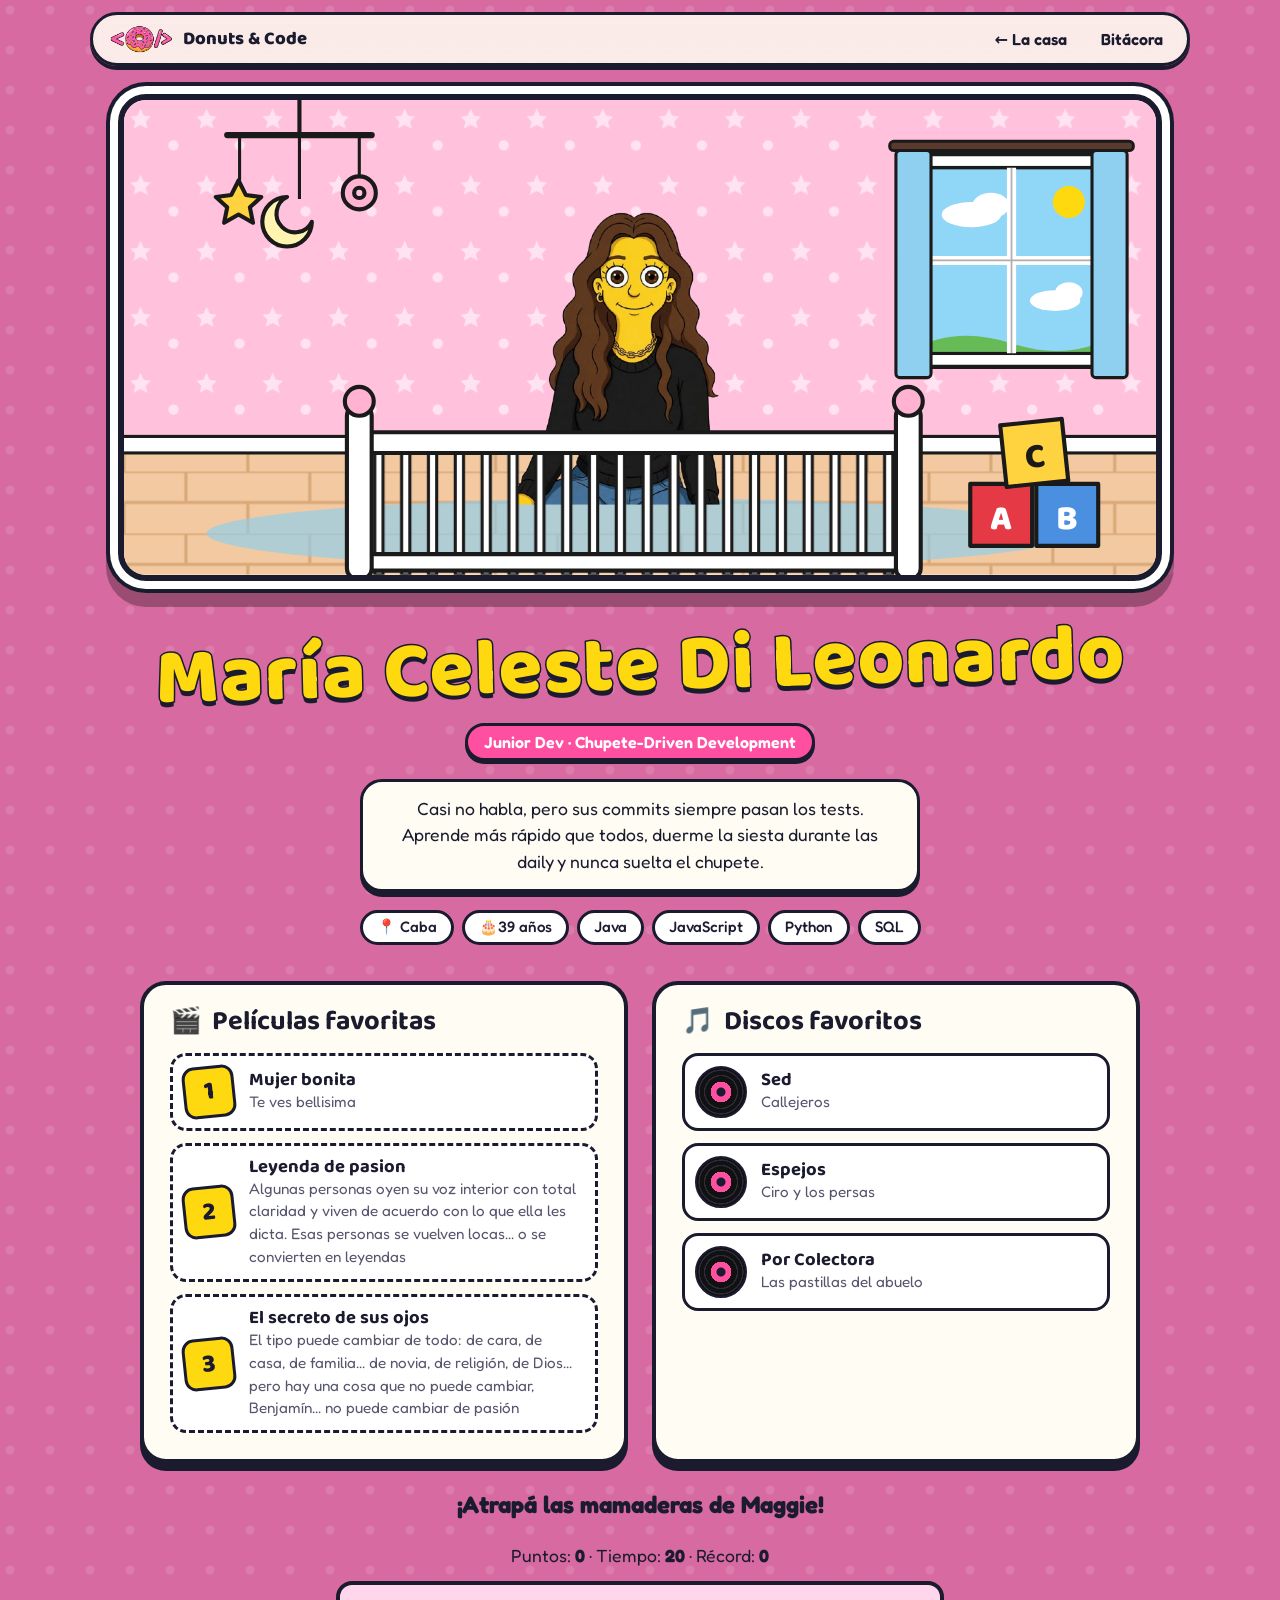
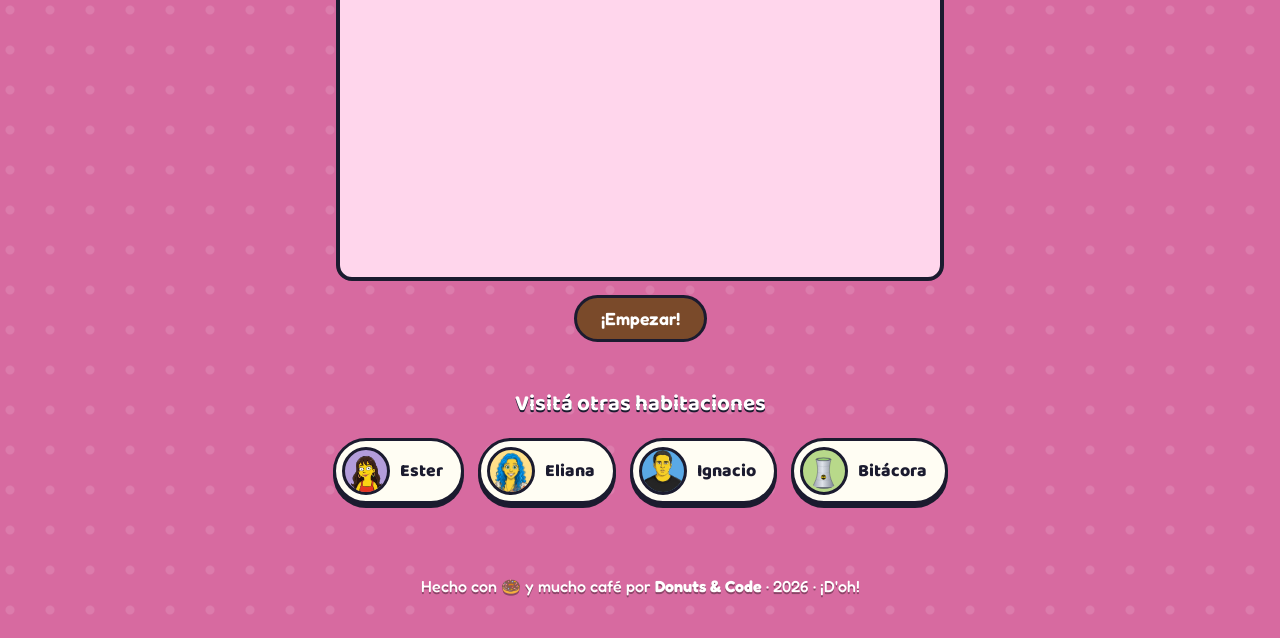
<file: maggie.html>
<!doctype html>
<html lang="es">
<head>
  <meta charset="utf-8">
  <meta name="viewport" content="width=device-width, initial-scale=1">
  <title>Maggie · Donuts &amp; Code</title>
  <meta name="description" content="La habitación de Maggie: sus Películas y Discos favoritas.">
  <link rel="icon" href="img/logo.png">
  <link rel="preconnect" href="https://fonts.googleapis.com">
  <link rel="preconnect" href="https://fonts.gstatic.com" crossorigin>
  <link href="https://fonts.googleapis.com/css2?family=Baloo+2:wght@500;600;800&family=Fredoka:wght@400;500;600&display=swap" rel="stylesheet">
  <link rel="stylesheet" href="css/base.css">
  <link rel="stylesheet" href="css/room.css">
  <link rel="stylesheet" href="css/mamadera.css">
  
</head>

<body class="room maggie">

  <header class="topbar">
    <a class="brand" href="index.html"><img src="img/logo.png" alt=""><span>Donuts &amp; Code</span></a>
    <nav aria-label="Principal">
      <a href="index.html#casa">← La casa</a>
      <a href="bitacora.html">Bitácora</a>
    </nav>
  </header>

  <main class="room-main">

    <div class="stage-frame">
      <svg class="stage" viewBox="0 0 1000 460" preserveAspectRatio="xMidYMid slice" role="img" aria-label="La habitación de Maggie, con su cuna, un móvil y bloques con letras">
        <defs>
          <pattern id="wall" width="64" height="64" patternUnits="userSpaceOnUse">
            <rect width="64" height="64" fill="#ffc1dc"/>
            <path d="M16 8 l3 7 7 1 -5 5 2 7 -7 -4 -7 4 2 -7 -5 -5 7 -1z" fill="#ffe3f0"/>
            <circle cx="48" cy="44" r="5" fill="#ffe3f0"/>
          </pattern>
          <pattern id="floor" width="120" height="60" patternUnits="userSpaceOnUse">
            <rect width="120" height="60" fill="#f2c9a0"/>
            <path d="M0 0H120M0 30H120M60 0V30M0 30V60M120 30V60" stroke="#d9a878" stroke-width="3" fill="none"/>
          </pattern>
          <pattern id="bars" width="26" height="460" patternUnits="userSpaceOnUse">
            <rect x="9" width="8" height="460" fill="#fff" stroke="#1a1a1a" stroke-width="3"/>
          </pattern>
        </defs>
        <rect width="1000" height="340" fill="url(#wall)"/>
        <rect y="340" width="1000" height="120" fill="url(#floor)"/>
        <rect x="-4" y="326" width="1008" height="16" fill="#fff" stroke="#1a1a1a" stroke-width="3"/>
        <ellipse cx="500" cy="420" rx="420" ry="34" fill="#8fd0f0" opacity=".65"/>

        <!-- ventana -->
        <image href="img/room-window.svg" x="760" y="50" width="200" height="211"/>
        <rect x="742" y="40" width="236" height="9" rx="4" fill="#5a3a2e" stroke="#1a1a1a" stroke-width="3"/>
        <rect x="748" y="49" width="34" height="220" rx="4" fill="#8fd0f0" stroke="#1a1a1a" stroke-width="3"/>
        <rect x="938" y="49" width="34" height="220" rx="4" fill="#8fd0f0" stroke="#1a1a1a" stroke-width="3"/>

        <!-- movil -->
        <g stroke="#1a1a1a" stroke-width="4" stroke-linejoin="round">
          <path d="M170 0 V34" fill="none"/>
          <g class="swing">
            <path d="M100 34 H240" fill="none" stroke-width="6" stroke-linecap="round"/>
            <path d="M112 34 V78 M170 34 V96 M228 34 V74" fill="none" stroke-width="3"/>
            <path d="M112 78 l7 14 15 2 -11 10 3 15 -14 -8 -14 8 3 -15 -11 -10 15 -2z" fill="#ffd23f" transform="translate(-1 0)"/>
            <path d="M158 100 a24 24 0 1 0 24 24 a18 18 0 1 1 -24 -24z" fill="#fff5b0" transform="translate(0 -6)"/>
            <circle cx="228" cy="90" r="16" fill="#ffb3d1"/><circle cx="228" cy="90" r="5" fill="#ffc1dc"/>
          </g>
        </g>

        <!-- bloques -->
        <g stroke="#1a1a1a" stroke-width="4" stroke-linejoin="round" font-size="34" font-weight="800" text-anchor="middle">
          <rect x="820" y="372" width="60" height="60" fill="#e63946"/><text x="850" y="416" fill="#fff" stroke="none">A</text>
          <rect x="884" y="372" width="60" height="60" fill="#4a8fe0"/><text x="914" y="416" fill="#fff" stroke="none">B</text>
          <rect x="852" y="312" width="60" height="60" fill="#ffd23f" transform="rotate(-6 882 342)"/><text x="882" y="356" fill="#1a1a1a" stroke="none" transform="rotate(-6 882 342)">C</text>
        </g>

        <!-- Maggie -->
       
<image class="char"href="img/avatar-celeste.png" x="370" y="54" width="260" height="338" mask="url(#avatarMask)"/>
        <!-- cuna -->
        <g stroke="#1a1a1a" stroke-width="4" stroke-linejoin="round">
          <rect x="234" y="340" width="520" height="120" fill="url(#bars)" stroke="none"/>
          <rect x="222" y="322" width="544" height="20" rx="10" fill="#fff"/>
          <rect x="222" y="440" width="544" height="16" rx="8" fill="#fff"/>
          <rect x="216" y="296" width="24" height="168" rx="10" fill="#fff"/>
          <rect x="748" y="296" width="24" height="168" rx="10" fill="#fff"/>
          <circle cx="228" cy="292" r="14" fill="#ffb3d1"/><circle cx="760" cy="292" r="14" fill="#ffb3d1"/>
        </g>
      </svg>
    </div>

    <section class="profile" aria-labelledby="nombre">
      <div class="who">
        <h1 id="nombre" class="simpsons-title">María Celeste Di Leonardo</h1>
        <p class="role">Junior Dev · Chupete-Driven Development</p>
        <p class="bio">Casi no habla, pero sus commits siempre pasan los tests. Aprende más rápido que todos, duerme la siesta durante las daily y nunca suelta el chupete.</p>
        <ul class="chips" aria-label="Etiquetas">
             <li>📍 Caba</li><li>🎂39 años</li><li>Java</li><li>JavaScript</li><li>Python</li><li> SQL</li>
        </ul>
      </div> 

      <div class="lists">
        <article class="panel movies" aria-labelledby="peli-t">
          <h2 id="peli-t"><span aria-hidden="true">🎬</span> Películas favoritas</h2>
          <ol>


            <li><div><strong>Mujer bonita</strong><small>Te ves bellisima </small></div></li>
            <li><div><strong>Leyenda de pasion</strong><small>Algunas personas oyen su voz interior con total claridad y viven de acuerdo con lo que ella les dicta. Esas personas se vuelven locas... o se convierten en leyendas</small></div></li>
            <li><div><strong>El secreto de sus ojos</strong><small>El tipo puede cambiar de todo: de cara, de casa, de familia... de novia, de religión, de Dios... pero hay una cosa que no puede cambiar, Benjamín... no puede cambiar de pasión</small></div></li>
          </ol>
        </article>

        <article class="panel songs" aria-labelledby="song-t">
          <h2 id="song-t"><span aria-hidden="true">🎵</span> Discos favoritos</h2>
          <ol>
            <li><div><strong>Sed</strong><small>Callejeros</small></div></li>
            <li><div><strong>Espejos</strong><small>Ciro y los persas</small></div></li>
            <li><div><strong>Por Colectora</strong><small>Las pastillas del abuelo</small></div></li>
            
          </ol>
        </article>
      </div>

    <section class="juego" aria-labelledby="juego-t">
      <h2 id="juego-t">¡Atrapá las mamaderas de Maggie!</h2>
      <p class="juego-info">
        Puntos: <b id="j-puntos">0</b> · Tiempo: <b id="j-tiempo">20</b> · Récord: <b id="j-record">0</b>
      </p>
      <div class="juego-area" id="j-area">
        <button type="button" class="juego-objetivo" id="j-objetivo" hidden>🍼</button>
      </div>
      <button type="button" class="juego-btn" id="j-empezar">¡Empezar!</button>
    </section>

      <nav class="visit" aria-label="Otras habitaciones">
      <h2>Visitá otras habitaciones</h2>
      <ul>
        <li><a href="lisa.html"><img class="avatar lisa" src="img/avatar-ester.png" alt="">Ester</a></li>
        <li><a href="marge.html"><img class="avatar marge" src="img/avatar-eliana.png" alt="">Eliana</a></li>
        <li><a href="bart.html"><img class="avatar bart" src="img/avatar-ignacio.png" alt="">Ignacio</a></li>
        <li><a href="bitacora.html"><img class="avatar plant-icon" src="img/tower.svg" alt="">Bitácora</a></li>
      </ul>
    </nav>   

  </main>
 
 <footer class="room-foot">    
    <p>Hecho con 🍩 y mucho café por <strong>Donuts &amp; Code</strong> ·  2026 · ¡D'oh!</p> 
 </footer>

  <script src="js/index.js"></script>
</body>
</file>
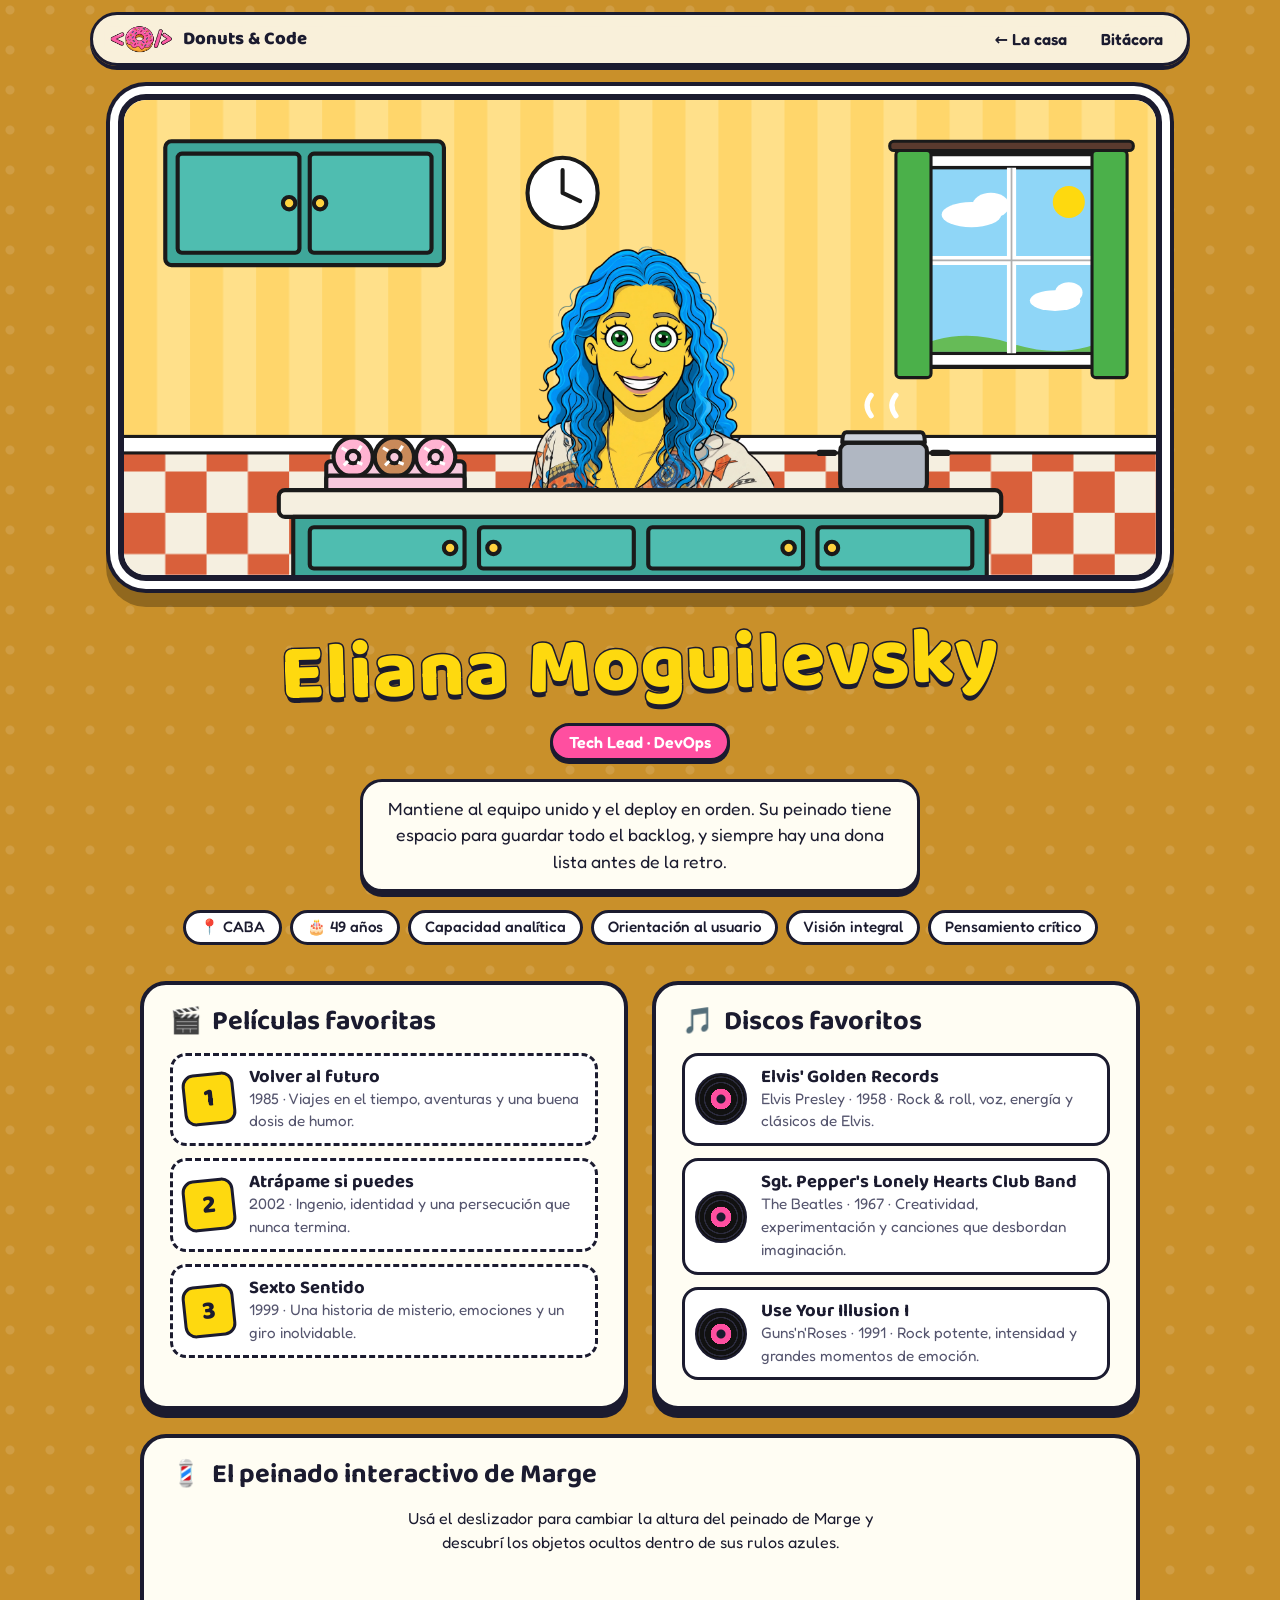
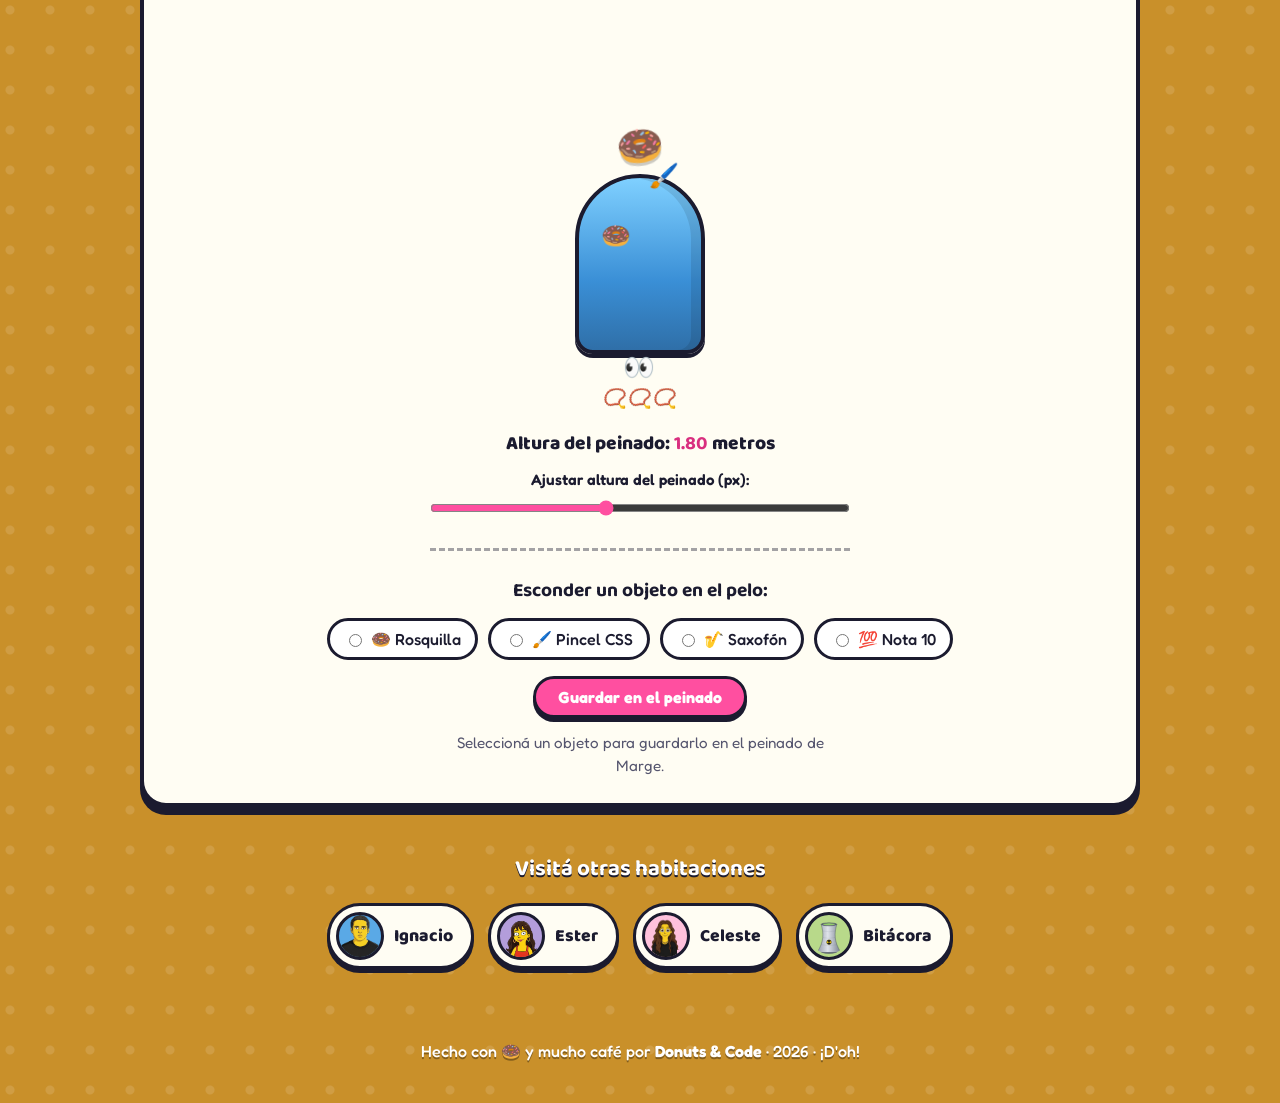
<file: marge.html>
<!doctype html>
<html lang="es">
<head>
  <meta charset="utf-8">
  <meta name="viewport" content="width=device-width, initial-scale=1">
  <title>Marge · Donuts &amp; Code</title>
  <meta name="description" content="La habitación de Marge: sus películas y canciones favoritas.">
  <link rel="icon" href="img/logo.png">
  <link rel="preconnect" href="https://fonts.googleapis.com">
  <link rel="preconnect" href="https://fonts.gstatic.com" crossorigin>
  <link href="https://fonts.googleapis.com/css2?family=Baloo+2:wght@500;600;800&family=Fredoka:wght@400;500;600&display=swap" rel="stylesheet">
  <link rel="stylesheet" href="css/base.css">
  <link rel="stylesheet" href="css/room.css">
  <link rel="stylesheet" href="css/peinado.css">
</head>
<body class="room marge">

  <header class="topbar">
    <a class="brand" href="index.html"><img src="img/logo.png" alt=""><span>Donuts &amp; Code</span></a>
    <nav aria-label="Principal">
      <a href="index.html#casa">← La casa</a>
      <a href="bitacora.html">Bitácora</a>
    </nav>
  </header>

  <main class="room-main">

    <div class="stage-frame">
      <svg class="stage" viewBox="0 0 1000 460" preserveAspectRatio="xMidYMid slice" role="img" aria-label="La cocina de Marge, con la mesada, una caja de donas y una olla">
        <defs>
          <pattern id="wall" width="64" height="64" patternUnits="userSpaceOnUse">
            <rect width="64" height="64" fill="#ffe08a"/>
            <rect width="32" height="64" fill="#ffd66b"/>
          </pattern>
          <pattern id="floor" width="80" height="80" patternUnits="userSpaceOnUse">
            <rect width="80" height="80" fill="#f5efe0"/>
            <rect width="40" height="40" fill="#d9603b"/><rect x="40" y="40" width="40" height="40" fill="#d9603b"/>
          </pattern>
        </defs>
        <rect width="1000" height="340" fill="url(#wall)"/>
        <rect y="340" width="1000" height="120" fill="url(#floor)"/>
        <rect x="-4" y="326" width="1008" height="16" fill="#fff" stroke="#1a1a1a" stroke-width="3"/>

        <!-- alacenas -->
        <g stroke="#1a1a1a" stroke-width="4" stroke-linejoin="round">
          <rect x="40" y="40" width="270" height="120" rx="6" fill="#3fa79a"/>
          <rect x="52" y="52" width="118" height="96" rx="4" fill="#4fbdb0"/>
          <rect x="180" y="52" width="118" height="96" rx="4" fill="#4fbdb0"/>
          <circle cx="160" cy="100" r="6" fill="#ffd23f"/><circle cx="190" cy="100" r="6" fill="#ffd23f"/>
          <!-- reloj -->
          <circle cx="425" cy="90" r="34" fill="#fff"/>
          <path d="M425 90 V68 M425 90 L442 98" fill="none" stroke-width="4" stroke-linecap="round"/>
        </g>

        <!-- ventana -->
        <image href="img/room-window.svg" x="760" y="50" width="200" height="211"/>
        <rect x="742" y="40" width="236" height="9" rx="4" fill="#5a3a2e" stroke="#1a1a1a" stroke-width="3"/>
        <rect x="748" y="49" width="34" height="220" rx="4" fill="#4bb04a" stroke="#1a1a1a" stroke-width="3"/>
        <rect x="938" y="49" width="34" height="220" rx="4" fill="#4bb04a" stroke="#1a1a1a" stroke-width="3"/>

        <!-- Marge -->
        <image class="char" href="img/avatar-eliana.png" x="370" y="85" width="260" height="338"/>

        <!-- mesada -->
        <g stroke="#1a1a1a" stroke-width="4" stroke-linejoin="round">
          <!-- caja de donas -->
          <rect x="196" y="350" width="134" height="30" rx="4" fill="#f7c8dd"/>
          <circle cx="222" cy="346" r="19" fill="#ffb3d1"/><circle cx="222" cy="346" r="6" fill="#f7c8dd"/>
          <path d="M211 337 l5 3 M230 335 l-3 5 M231 353 l-5 -2 M213 354 l4 -4" stroke="#fff" stroke-width="3" fill="none"/>
          <circle cx="262" cy="346" r="19" fill="#c98a5a"/><circle cx="262" cy="346" r="6" fill="#f7c8dd"/>
          <path d="M251 337 l5 3 M270 335 l-3 5 M271 353 l-5 -2 M253 354 l4 -4" stroke="#fff" stroke-width="3" fill="none"/>
          <circle cx="302" cy="346" r="19" fill="#ffb3d1"/><circle cx="302" cy="346" r="6" fill="#f7c8dd"/>
          <path d="M291 337 l5 3 M310 335 l-3 5 M311 353 l-5 -2 M293 354 l4 -4" stroke="#fff" stroke-width="3" fill="none"/>
          <rect x="196" y="364" width="134" height="16" rx="3" fill="#f7c8dd"/>
          <!-- olla -->
          <rect x="694" y="332" width="84" height="48" rx="8" fill="#b0b7c2"/>
          <path d="M688 342 h-14 M784 342 h14" fill="none" stroke-width="6" stroke-linecap="round"/>
          <path d="M700 322 h72 q4 0 4 10 h-80 q0 -10 4 -10z" fill="#cdd3dc"/>
          <path d="M724 306 q-8 -10 0 -20 M748 306 q-8 -10 0 -20" fill="none" stroke="#fff" stroke-width="5" stroke-linecap="round"/>
          <!-- mueble -->
          <rect x="150" y="378" width="700" height="26" rx="6" fill="#f5efe0"/>
          <rect x="164" y="404" width="672" height="60" fill="#3fa79a"/>
          <rect x="180" y="414" width="150" height="40" rx="4" fill="#4fbdb0"/>
          <rect x="344" y="414" width="150" height="40" rx="4" fill="#4fbdb0"/>
          <rect x="508" y="414" width="150" height="40" rx="4" fill="#4fbdb0"/>
          <rect x="672" y="414" width="150" height="40" rx="4" fill="#4fbdb0"/>
          <g fill="#ffd23f"><circle cx="316" cy="434" r="6"/><circle cx="358" cy="434" r="6"/><circle cx="644" cy="434" r="6"/><circle cx="686" cy="434" r="6"/></g>
        </g>
      </svg>
    </div>

    <section class="profile" aria-labelledby="nombre">
      <div class="who">
        <h1 id="nombre" class="simpsons-title">Eliana Moguilevsky</h1>
        <p class="role">Tech Lead · DevOps</p>
        <p class="bio">Mantiene al equipo unido y el deploy en orden. Su peinado tiene espacio para guardar todo el backlog, y siempre hay una dona lista antes de la retro.</p>
        <ul class="chips" aria-label="Etiquetas">
          <li>📍 CABA</li><li>🎂 49 años</li><li>Capacidad analítica</li><li>Orientación al usuario</li><li>Visión integral</li><li>Pensamiento crítico</li>
        </ul>
      </div>

      <div class="lists">
        <article class="panel movies" aria-labelledby="peli-t">
          <h2 id="peli-t"><span aria-hidden="true">🎬</span> Películas favoritas</h2>
          <ol>
            <li><div><strong>Volver al futuro</strong><small>1985 · Viajes en el tiempo, aventuras y una buena dosis de humor.</small></div></li>
            <li><div><strong>Atrápame si puedes</strong><small>2002 · Ingenio, identidad y una persecución que nunca termina.</small></div></li>
            <li><div><strong>Sexto Sentido</strong><small>1999 · Una historia de misterio, emociones y un giro inolvidable.</small></div></li>
          </ol>
        </article>

        <article class="panel songs" aria-labelledby="song-t">
          <h2 id="song-t"><span aria-hidden="true">🎵</span> Discos favoritos</h2>
          <ol>
            <li><div><strong>Elvis' Golden Records</strong><small>Elvis Presley · 1958 · Rock & roll, voz, energía y clásicos de Elvis.</small></div></li>
            <li><div><strong>Sgt. Pepper's Lonely Hearts Club Band</strong><small>The Beatles · 1967 · Creatividad, experimentación y canciones que desbordan imaginación.</small></div></li>
            <li><div><strong>Use Your Illusion I</strong><small>Guns'n'Roses · 1991 · Rock potente, intensidad y grandes momentos de emoción.</small></div></li>
          </ol>
        </article>
      </div>

   <section class="panel peinado-widget" aria-labelledby="peinado-t">
  <h2 id="peinado-t"><span aria-hidden="true">💈</span> El peinado interactivo de Marge</h2>
  <p class="peinado-intro">Usá el deslizador para cambiar la altura del peinado de Marge y descubrí los objetos ocultos dentro de sus rulos azules.</p>

  <div class="peinado-stage">
    <div class="peinado-mini">
      <span class="donut" aria-hidden="true">🍩</span>
      <div class="hair" id="margeHair">
        <span class="hair-object" data-reveal="120">🍩</span>
        <span class="hair-object" data-reveal="180">🖌️</span>
        <span class="hair-object" data-reveal="240">🎷</span>
        <span class="hair-object" data-reveal="300">💯</span>
      </div>
      <span class="eyes" aria-hidden="true">👀</span>
      <span class="beads" aria-hidden="true">📿📿📿</span>
    </div>
  </div>

  <p class="peinado-medida">Altura del peinado: <strong id="peinadoMetros">1.80</strong> metros</p>
  <label class="peinado-slider-label" for="peinadoRango">Ajustar altura del peinado (px):</label>
  <input type="range" id="peinadoRango" min="80" max="320" step="5" value="180">

  <hr class="peinado-sep">

  <div class="peinado-esconder">
    <h3>Esconder un objeto en el pelo:</h3>
    <div class="peinado-objetos" role="radiogroup" aria-label="Elegí un objeto para esconder">
      <label><input type="radio" name="objetoOculto" value="🍩"> 🍩 Rosquilla</label>
      <label><input type="radio" name="objetoOculto" value="🖌️"> 🖌️ Pincel CSS</label>
      <label><input type="radio" name="objetoOculto" value="🎷"> 🎷 Saxofón</label>
      <label><input type="radio" name="objetoOculto" value="💯"> 💯 Nota 10</label>
    </div>
    <button type="button" id="guardarObjeto" class="btn-guardar">Guardar en el peinado</button>
    <p class="peinado-msg" id="peinadoMsg" aria-live="polite">Seleccioná un objeto para guardarlo en el peinado de Marge.</p>
  </div>
</section>
    </section>

    <nav class="visit" aria-label="Otras habitaciones">
      <h2>Visitá otras habitaciones</h2>
      <ul>
        <li><a href="bart.html"><img class="avatar bart" src="img/avatar-ignacio.png" alt="">Ignacio</a></li>
        <li><a href="lisa.html"><img class="avatar lisa" src="img/avatar-ester.png" alt="">Ester</a></li>
        <li><a href="maggie.html"><img class="avatar maggie" src="img/avatar-celeste.png" alt="">Celeste</a></li>
        <li><a href="bitacora.html"><img class="avatar plant-icon" src="img/tower.svg" alt="">Bitácora</a></li>
      </ul>
    </nav>
  </main>

  <footer class="room-foot">     
    <p>Hecho con 🍩 y mucho café por <strong>Donuts &amp; Code</strong> ·  2026 · ¡D'oh!</p>  
  </footer>

 <script src="js/index.js"></script>
<!-- <script src="js/peinado.js"></script> -->

</body>
</html>
</file>
<file: css/base.css>
/* ===== Donuts & Code · base compartida ===== */
@view-transition { navigation: auto; }

:root {
  --yellow: #fed90f;
  --pink: #ff4fa0;
  --pink-dark: #d92f7f;
  --sky: #70d1f4;
  --ink: #1b1b2f;
  --paper: #fffdf3;
  --brown: #7a4a2a;
  --font-title: "Baloo 2", "Comic Sans MS", "Trebuchet MS", system-ui, sans-serif;
  --font-body: "Fredoka", "Trebuchet MS", system-ui, sans-serif;
}

*, *::before, *::after { box-sizing: border-box; }

html { scroll-behavior: smooth; }

body {
  margin: 0;
  font-family: var(--font-body);
  color: var(--ink);
  background: var(--sky);
  line-height: 1.5;
  -webkit-font-smoothing: antialiased;
}

img { max-width: 100%; display: block; }
a { color: inherit; }

:focus-visible {
  outline: 4px solid var(--pink);
  outline-offset: 3px;
  border-radius: 6px;
}

/* ---------- barra superior ---------- */
.topbar {
  position: fixed;
  inset: 12px 12px auto 12px;
  z-index: 50;
  display: flex;
  align-items: center;
  justify-content: space-between;
  gap: 12px;
  max-width: 1100px;
  margin: 0 auto;
  padding: 6px 10px 6px 14px;
  background: rgba(255, 253, 243, .88);
  backdrop-filter: blur(8px);
  border: 3px solid var(--ink);
  border-radius: 999px;
  box-shadow: 0 4px 0 var(--ink);
}

.brand {
  display: flex;
  align-items: center;
  gap: 8px;
  text-decoration: none;
  font-family: var(--font-title);
  font-weight: 800;
  font-size: 1.15rem;
  line-height: 1;
}
.brand img { height: 34px; width: auto; }

.topbar nav { display: flex; gap: 6px; }
.topbar nav a {
  text-decoration: none;
  font-weight: 600;
  padding: 6px 14px;
  border-radius: 999px;
  transition: background .2s, transform .2s;
}
.topbar nav a:hover { background: var(--yellow); transform: translateY(-1px); }
.topbar nav a[aria-current="page"] { background: var(--pink); color: #fff; }

@media (max-width: 400px) {
  .brand span { display: none; }
  .topbar nav a { padding: 6px 10px; font-size: .95rem; }
}

/* ---------- texto tipo Los Simpsons ---------- */
.simpsons-title {
  font-family: var(--font-title);
  font-weight: 800;
  color: var(--yellow);
  -webkit-text-stroke: 3px var(--ink);
  paint-order: stroke fill;
  text-shadow: 0 5px 0 var(--ink);
  letter-spacing: .01em;
  line-height: 1;
}

.pill {
  display: inline-block;
  padding: 4px 14px;
  border: 3px solid var(--ink);
  border-radius: 999px;
  background: var(--yellow);
  font-weight: 600;
  box-shadow: 0 3px 0 var(--ink);
}

/* transicion entre paginas (ventana -> habitacion) */
::view-transition-group(*) {
  animation-duration: .7s;
  animation-timing-function: cubic-bezier(.65, 0, .25, 1);
}
::view-transition-old(root), ::view-transition-new(root) { animation-duration: .45s; }

@media (prefers-reduced-motion: reduce) {
  html { scroll-behavior: auto; }
  *, *::before, *::after {
    animation-duration: .001s !important;
    animation-iteration-count: 1 !important;
    transition-duration: .001s !important;
  }
  @view-transition { navigation: none; }
}
</file>
<file: css/home.css>
/* ===== Index: del cielo hasta la casa ===== */

.world {
  overflow-x: clip;
  /* el cielo baja de azul profundo a celeste clarito, cerca del horizonte */
  background: linear-gradient(
    180deg,
    #1a63c4 0%,
    #3a9de6 28%,
    #74cbf6 55%,
    #b5e6fb 80%,
    #d9f3fd 100%
  );
}

/* ---------- nubes ---------- */
.clouds { position: absolute; inset: 0; pointer-events: none; }

.cloud {
  position: absolute;
  left: var(--x);
  top: var(--y);
  width: calc(220px * var(--s, 1));
  height: calc(64px * var(--s, 1));
  background: #fff;
  border-radius: 999px;
  filter: drop-shadow(0 7px 0 rgba(120, 175, 230, .45));
  animation: drift var(--t, 40s) ease-in-out infinite alternate;
}
.cloud::before, .cloud::after {
  content: "";
  position: absolute;
  background: #fff;
  border-radius: 50%;
}
.cloud::before { width: 42%; height: 120%; left: 14%; top: -58%; }
.cloud::after  { width: 32%; height: 96%;  left: 50%; top: -36%; }

@keyframes drift { to { transform: translateX(var(--dx, 60px)); } }

/* parallax: las nubes suben distinto a medida que bajamos */
@supports (animation-timeline: scroll()) {
  .cloud {
    animation: drift var(--t, 40s) ease-in-out infinite alternate, rise linear both;
    animation-timeline: auto, scroll(root);
  }
  @keyframes rise { to { translate: 0 calc(var(--p, -.5) * 380px); } }
}

/* ---------- 1 · cielo / hero ---------- */
.sky {
  position: relative;
  min-height: 100svh;
  display: grid;
  place-items: center;
  padding: 110px 16px 70px;
  text-align: center;
}

.sun {
  position: absolute;
  top: 96px;
  right: 8%;
  width: clamp(70px, 12vw, 130px);
  aspect-ratio: 1;
  border-radius: 50%;
  background: radial-gradient(circle, #fff7b0 0 35%, var(--yellow) 36% 100%);
  box-shadow: 0 0 0 10px rgba(254, 217, 15, .3), 0 0 60px 20px rgba(254, 217, 15, .55);
}

.hero { position: relative; z-index: 2; }

.hero-logo {
  width: min(360px, 74vw);
  margin: 0 auto 6px;
  filter: drop-shadow(0 0 3px #fff) drop-shadow(0 0 12px #fff) drop-shadow(0 8px 0 rgba(27, 27, 47, .22));
  animation: float 4s ease-in-out infinite;
}
@keyframes float { 50% { transform: translateY(-10px) rotate(-1.5deg); } }

.hero h1 {
  margin: 0;
  font-size: clamp(3.2rem, 12vw, 7.5rem);
  transform: rotate(-2deg);
}
.hero h1 em { font-style: normal; color: var(--pink); }

.tagline {
  margin: 22px auto 0;
  max-width: 30ch;
  font-size: clamp(1.1rem, 3vw, 1.5rem);
  font-weight: 500;
  color: #fff;
  width: fit-content;
  padding: 6px 20px;
  background: rgba(27, 27, 47, .72);
  border-radius: 999px;
}

.go-down {
  display: inline-flex;
  align-items: center;
  gap: 10px;
  margin-top: 26px;
  padding: 12px 26px;
  background: var(--pink);
  color: #fff;
  font-weight: 600;
  font-size: 1.1rem;
  text-decoration: none;
  border: 3px solid var(--ink);
  border-radius: 999px;
  box-shadow: 0 5px 0 var(--ink);
  transition: transform .15s, box-shadow .15s;
}
.go-down:hover { transform: translateY(2px); box-shadow: 0 3px 0 var(--ink); }
.go-down span { display: inline-block; animation: bounce 1.2s ease-in-out infinite; }
@keyframes bounce { 50% { transform: translateY(5px); } }

/* ---------- 2 · atravesando las nubes ---------- */
.descent {
  position: relative;
  min-height: 90svh;
  display: grid;
  place-items: center;
  padding: 60px 16px;
}

.about {
  position: relative;
  z-index: 2;
  max-width: 620px;
  padding: 34px clamp(22px, 5vw, 44px);
  text-align: center;
  background: #fff;
  border: 4px solid var(--ink);
  border-radius: 48px 48px 48px 14px;
  box-shadow: 0 8px 0 var(--ink);
}
.about h2 {
  margin: 0 0 8px;
  font-family: var(--font-title);
  font-size: clamp(1.8rem, 5vw, 2.6rem);
  color: var(--pink-dark);
}
.about p { margin: 0 0 12px; font-size: clamp(1rem, 2.4vw, 1.2rem); }
.about-note { font-weight: 600; color: #2a7fd4; margin: 0; }

/* ---------- 3 · la casa ---------- */
.town {
  position: relative;
  --tw: clamp(120px, 20vw, 200px);   /* ancho de la torre */
  padding-top: 40px;
}

.town-head { text-align: center; padding: 0 16px; }
.town-head h2 { margin: 0; font-size: clamp(2rem, 7vw, 4rem); transform: rotate(1.5deg); }
.hint {
  display: inline-block;
  margin: 26px 0 0;
  padding: 8px 20px;
  background: #fff;
  border: 3px solid var(--ink);
  border-radius: 999px;
  font-weight: 500;
  box-shadow: 0 4px 0 var(--ink);
}

/* la central nuclear al fondo */
.skyline {
  position: relative;
  z-index: 1;
  max-width: 880px;
  margin: 0 auto;
  padding: 0 16px;
  display: flex;
  justify-content: flex-end;
  height: calc(var(--tw) * 1.31);
  margin-bottom: -46px;
}
.plant {
  position: relative;
  display: block;
  width: var(--tw);
  text-decoration: none;
  transition: transform .25s;
}
.plant:hover { transform: translateY(-4px) rotate(1deg); }
.plant img { width: 100%; }
.plant .tag {
  position: absolute;
  left: 50%;
  top: 40%;
  translate: -50% 0;
  white-space: nowrap;
  font-size: clamp(.8rem, 1.8vw, 1rem);
  background: #9ad96b;
}
.plant:hover .tag { background: var(--yellow); }

.smoke { position: absolute; left: 50%; top: 16%; width: 0; height: 0; z-index: -1; }
.smoke i {
  position: absolute;
  width: calc(var(--tw) * .3);
  aspect-ratio: 1;
  left: calc(var(--tw) * -.15);
  top: 0;
  border-radius: 50%;
  background: #f4f6f9;
  opacity: 0;
  animation: puff 6s ease-out infinite;
}
.smoke i:nth-child(2) { animation-delay: 1.5s; left: calc(var(--tw) * -.05); }
.smoke i:nth-child(3) { animation-delay: 3s;   left: calc(var(--tw) * -.22); }
.smoke i:nth-child(4) { animation-delay: 4.5s; left: calc(var(--tw) *  .02); }
@keyframes puff {
  0%   { opacity: 0;  transform: translate(0, 0) scale(.5); }
  15%  { opacity: .95; }
  100% { opacity: 0;  transform: translate(calc(var(--tw) * .25), calc(var(--tw) * -.9)) scale(1.9); }
}

.scene { position: relative; padding: 0 16px; }

.hills {
  position: absolute;
  inset: -30px 0 0 0;
  background:
    radial-gradient(ellipse 42% 100% at 14% 100%, #86d566 0 99%, transparent 100%),
    radial-gradient(ellipse 52% 100% at 84% 100%, #62b846 0 99%, transparent 100%);
}


/* ---------- la casa (como la de la serie) ---------- */
.house {
  --wall: #eda88b;
  --roof: #9b5a3d;
  position: relative;
  z-index: 2;
  max-width: 900px;
  margin: 0 auto;
  display: flex;
  align-items: flex-end;
}
.wing { position: relative; }
.wing.main { flex: 0 0 68%; }
.wing.garage { flex: 1; }

/* laptop / tablet grande: casa y torre un poco mas angostas que en desktop */
@media (max-width: 1200px) {
  .house { max-width: 760px; }
  .skyline { max-width: 760px; }
}

.roof {
  position: relative;
  isolation: isolate;
  width: 104%;
  margin-left: -2%;
  height: clamp(60px, 12vw, 120px);
}
.roof::before {
  content: "";
  position: absolute;
  inset: 0;
  z-index: 1;
  clip-path: polygon(0 100%, 8% 0, 92% 0, 100% 100%);
  background:
    repeating-linear-gradient(0deg, transparent 0 13px, rgba(0, 0, 0, .16) 13px 15px),
    var(--roof);
}
.chimney {
  position: absolute;
  z-index: 0;
  left: 12%;
  top: -46%;
  width: 8%;
  height: 80%;
  background:
    repeating-linear-gradient(0deg, transparent 0 9px, rgba(0, 0, 0, .25) 9px 11px),
    #b5503c;
  border: 3px solid var(--ink);
  border-bottom: 0;
}
.chimney::before {
  content: "";
  position: absolute;
  inset: -9px -8px auto -8px;
  height: 10px;
  background: #8e3a2b;
  border: 3px solid var(--ink);
}

.facade {
  position: relative;
  padding: clamp(16px, 4.5vw, 40px) clamp(20px, 5vw, 46px) 0;
  background:
    repeating-linear-gradient(0deg, transparent 0 22px, rgba(120, 50, 20, .1) 22px 24px),
    var(--wall);
  border: 4px solid var(--ink);
  border-top: 8px solid #5a3a2e;
  border-bottom: 14px solid #a89684;
}

.row { display: grid; align-items: end; }
.row.up {
  grid-template-columns: 1fr 1fr;
  gap: clamp(20px, 12%, 90px);
  padding-bottom: clamp(26px, 5vw, 46px);
}
.row.down {
  grid-template-columns: 1fr .5fr 1fr;
  gap: clamp(14px, 5%, 44px);
}

/* ---------- ventanas = cards ---------- */
.window {
  --room: #5aa9e6;
  --curtain: #ffd23f;
  display: grid;
  gap: 16px;
  justify-items: center;
  text-decoration: none;
  color: inherit;
  transition: transform .25s cubic-bezier(.3, 1.6, .5, 1);
}
.window[data-room="bart"]   { --room: #5aa9e6; --curtain: #ffd23f; view-transition-name: room-bart; }
.window[data-room="lisa"]   { --room: #b39ddb; --curtain: #ff8fb8; view-transition-name: room-lisa; }
.window[data-room="marge"]  { --room: #ffe08a; --curtain: #4bb04a; view-transition-name: room-marge; }
.window[data-room="maggie"] { --room: #ffc1dc; --curtain: #8fd0f0; view-transition-name: room-maggie; }

.window:hover, .window:focus-visible { transform: translateY(-6px) scale(1.03); }

.frame {
  position: relative;
  width: 100%;
  padding: clamp(4px, 1vw, 8px);
  background: #fff;
  border: 3px solid var(--ink);
  border-radius: 6px;
}
/* alfeizar */
.frame::after {
  content: "";
  position: absolute;
  left: -5%;
  right: -5%;
  bottom: -11px;
  height: 11px;
  background: #fff;
  border: 3px solid var(--ink);
  border-radius: 3px;
}
/* ventanas de abajo: en arco, como la casa real */
.window.arch .frame,
.window.arch .glass { border-radius: 999px 999px 4px 4px; }

.glass {
  position: relative;
  display: block;
  aspect-ratio: 5 / 4;
  overflow: hidden;
  border: 3px solid var(--ink);
  background:
    radial-gradient(circle at 25% 25%, rgba(255, 255, 255, .28) 3px, transparent 4px) 0 0 / 26px 26px,
    var(--room);
  transition: box-shadow .25s;
}
/* cortinas */
.glass::before {
  content: "";
  position: absolute;
  inset: 0;
  z-index: 2;
  background:
    linear-gradient(90deg, var(--curtain) 0 100%),
    repeating-linear-gradient(90deg, rgba(0, 0, 0, .12) 0 3px, transparent 3px 9px);
  mask: linear-gradient(90deg, #000 0 15%, transparent 15% 85%, #000 85% 100%);
}
/* reflejo del vidrio */
.glass::after {
  content: "";
  position: absolute;
  inset: 0;
  z-index: 3;
  pointer-events: none;
  background: linear-gradient(115deg, transparent 0 42%, rgba(255, 255, 255, .26) 42% 52%, transparent 52% 59%, rgba(255, 255, 255, .16) 59% 63%, transparent 63%);
}
.glass img {
  position: absolute;
  left: 0; bottom: 0;
  width: 100%;
  height: 100%;
  object-fit: contain;
  object-position: bottom;
  transform-origin: bottom center;
  animation: bob 3.4s ease-in-out infinite;
}
.window[data-room="lisa"]   .glass img { animation-delay: -.8s; }
.window[data-room="marge"]  .glass img { animation-delay: -1.6s; }
.window[data-room="maggie"] .glass img { animation-delay: -2.4s; }
@keyframes bob { 50% { transform: translateY(-3%) rotate(-1deg); } }

.window:hover .glass,
.window:focus-visible .glass {
  box-shadow: 0 0 0 4px var(--yellow), 0 0 34px 10px rgba(254, 217, 15, .85);
}

.name {
  position: relative;
  z-index: 4;
  padding: 4px 18px 5px;
  background: var(--brown);
  color: #fff;
  border: 3px solid var(--ink);
  border-radius: 12px;
  box-shadow: 0 4px 0 var(--ink);
  text-align: center;
  font-family: var(--font-title);
  font-weight: 800;
  font-size: clamp(.95rem, 2.4vw, 1.45rem);
  line-height: 1.1;
  transition: background .2s;
}
.name small {
  display: block;
  font-family: var(--font-body);
  font-weight: 400;
  font-size: .5em;
  opacity: .92;
}
.window:hover .name, .window:focus-visible .name { background: var(--pink); }

/* ---------- puerta en arco + arbustos ---------- */
.door {
  position: relative;
  aspect-ratio: 3 / 5;
  background: linear-gradient(#e88f88, #d0746e);
  border: 4px solid var(--ink);
  border-bottom: 0;
  border-radius: 999px 999px 0 0;
  box-shadow: 0 0 0 5px #fff, 0 0 0 8px var(--ink);
}
.door::before, .door::after {
  content: "";
  position: absolute;
  z-index: 3;
  bottom: -20px;
  width: 78%;
  aspect-ratio: 1.3;
  background:
    radial-gradient(circle at 30% 30%, #5cbd43 0 14%, transparent 15%) 0 0 / 22px 22px,
    #2f8f2b;
  border: 3px solid var(--ink);
  border-radius: 50% 50% 30% 30% / 70% 70% 30% 30%;
}
.door::before { left: -95%; }
.door::after  { right: -95%; }
.knob {
  position: absolute;
  right: 12%;
  top: 58%;
  width: 11%;
  aspect-ratio: 1;
  background: var(--yellow);
  border: 2px solid var(--ink);
  border-radius: 50%;
}
.peephole {
  position: absolute;
  left: 50%;
  top: 26%;
  translate: -50% 0;
  width: 30%;
  aspect-ratio: 1;
  background: #7fc4de;
  border: 3px solid var(--ink);
  border-radius: 50%;
}

/* ---------- garage ---------- */
.gable {
  position: relative;
  aspect-ratio: 2 / 1;
  margin: 0 -3% 0 -1%;
}
.gable::before, .gable::after {
  content: "";
  position: absolute;
  inset: 0;
}
.gable::before {
  z-index: 0;
  clip-path: polygon(0 100%, 50% 0, 100% 100%);
  background:
    repeating-linear-gradient(0deg, transparent 0 13px, rgba(0, 0, 0, .16) 13px 15px),
    var(--roof);
}
.gable::after {
  z-index: 1;
  clip-path: polygon(11% 100%, 50% 28%, 89% 100%);
  background: var(--wall);
}
/* ventanita cuadrada con el logo */
.attic {
  position: absolute;
  z-index: 2;
  left: 50%;
  bottom: 10%;
  translate: -50% 0;
  width: 27%;
  aspect-ratio: 1;
  display: grid;
  place-items: center;
  padding: 4%;
  background: #fff;
  border: 3px solid var(--ink);
  border-radius: 6px;
  box-shadow: inset 0 0 0 4px #cfe9f5, inset 0 0 0 6px var(--ink);
}
.wing.garage .facade {
  padding: clamp(10px, 3vw, 26px) clamp(10px, 3vw, 24px) 0;
  border-top: 0;
  margin-top: -1px;
}
.garage-door {
  position: relative;
  aspect-ratio: 16 / 11;
  background: repeating-linear-gradient(0deg, #f1e3c6 0 20px, #cdb994 20px 23px);
  border: 4px solid var(--ink);
  border-bottom: 0;
  box-shadow: 0 0 0 5px #fff, 0 0 0 8px var(--ink);
}
.garage-door::before {
  content: "";
  position: absolute;
  inset: 8% 8% auto 8%;
  height: 14%;
  background: repeating-linear-gradient(90deg, #6aa5c4 0 22%, #fff 22% 25%);
  border: 3px solid var(--ink);
  /* al abrir el garage, se oculta la puerta para no tapar la imagen */
.garage.is-open .garage-door {
  display: none;
}
}
.driveway {
  position: absolute;
  z-index: 0;
  top: 100%;
  left: 2%;
  right: 2%;
  height: clamp(70px, 12vw, 130px);
  margin-top: 6px;
  background: repeating-linear-gradient(0deg, #cfcfd8 0 34px, #b8b8c4 34px 36px);
  border: 3px solid var(--ink);
  border-top: 0;
}

/* arbustos junto a la pared principal */
.wing.main::before, .wing.main::after {
  content: "";
  position: absolute;
  z-index: 3;
  bottom: -18px;
  width: 12%;
  aspect-ratio: 1.3;
  background:
    radial-gradient(circle at 30% 30%, #5cbd43 0 14%, transparent 15%) 0 0 / 22px 22px,
    #2f8f2b;
  border: 3px solid var(--ink);
  border-radius: 50% 50% 30% 30% / 70% 70% 30% 30%;
}
.wing.main::before { left: -3%; }
.wing.main::after  { right: -3%; }

/* ---------- pasto, vereda, buzon ---------- */
.lawn {
  position: relative;
  z-index: 1;
  height: clamp(130px, 22vw, 200px);
  margin-top: -6px;
  background: linear-gradient(#63c443, #3f9f2f);
}
.sidewalk {
  position: absolute;
  inset: auto 0 0 0;
  height: 30px;
  background:
    repeating-linear-gradient(90deg, transparent 0 118px, rgba(0, 0, 0, .25) 118px 120px),
    #cfcfd8;
  border-top: 4px solid var(--ink);
}
.mailbox {
  position: absolute;
  left: max(6%, calc(50% - 400px));
  top: 34px;
  width: 50px;
  height: 30px;
  background: #3f6fd8;
  border: 3px solid var(--ink);
  border-radius: 10px 10px 4px 4px;
  box-shadow: inset 0 -8px 0 rgba(0, 0, 0, .15);
}
.mailbox::after {
  content: "";
  position: absolute;
  left: 17px;
  top: 24px;
  width: 6px;
  height: 56px;
  background: var(--brown);
  border: 2px solid var(--ink);
}

.foot {
  background: #3f9f2f;
  color: #fff;
  text-align: center;
  padding: 10px 16px 34px;
  font-weight: 500;
}
.foot p { margin: 0; }

/* ---------- mobile ---------- */
@media (max-width: 900px) {
  .scene { padding: 0 8px; }
  .house { flex-direction: column; align-items: stretch; }
  .wing.main { flex: none; }
  .wing.garage { width: 62%; margin-left: auto; margin-top: 18px; }
  .name small { display: none; }
  .name { padding: 3px 10px 4px; }
  .row.up { gap: 26px; }
  .plant .tag { display: none; }
}


/* ---------- Garaje interactivo ---------- */
.wing.garage .facade {
  position: relative;
}

.garage-door {
  cursor: pointer;
  transition: transform .6s ease;
  transform-origin: top;
  position: relative;
  z-index: 2;
  width: 100%;
}

.garage.is-open .garage-door {
  transform: scaleY(0.05);
}

.garage.is-open .facade {
  padding: 0;
}

.garage-inside {
  position: absolute;
  top: clamp(10px, 3vw, 26px);
  left: clamp(10px, 3vw, 24px);
  right: clamp(10px, 3vw, 24px);
  aspect-ratio: 16 / 11;
  overflow: hidden;
  border: 4px solid var(--ink);
  border-bottom: 0;
}

.garage-inside img {
  display: block;
  width: 100%;
  height: 100%;
  object-fit: cover;
}


.garage-inside[hidden] {
  display: none;
}

/* ---------- Avatar de perfil ---------- */
.profile-avatar {
  width: 120px;
  height: 120px;
  border-radius: 50%;
  object-fit: cover;
  border: 4px solid var(--ink);
  box-shadow: 0 0 0 4px #fff, 0 0 0 8px var(--ink);
  display: block;
  margin: 0 auto 12px;
}
</file>
<file: css/room.css>
/* ===== Habitaciones / perfiles ===== */

.room {
  --wall: #5aa9e6;
  --wall-dark: #2f6fa8;
  background:
    radial-gradient(circle at 25% 25%, rgba(255, 255, 255, .12) 4px, transparent 5px) 0 0 / 40px 40px,
    var(--wall-dark);
  min-height: 100svh;
}
.room.bart   { --wall: #5aa9e6; --wall-dark: #2f6fa8; }
.room.lisa   { --wall: #b39ddb; --wall-dark: #6a4fa3; }
.room.marge  { --wall: #ffe08a; --wall-dark: #c9902a; }
.room.maggie { --wall: #ffc1dc; --wall-dark: #d76aa0; }

.room-main { max-width: 1100px; margin: 0 auto; padding: 84px 16px 40px; }

/* laptop / tablet grande: columna un poco mas angosta que en desktop */
@media (max-width: 1200px) {
  .room-main { max-width: 920px; }
}

/* ---------- el cuarto ---------- */
.stage-frame {
  overflow: hidden;
  border: 6px solid var(--ink);
  border-radius: 28px;
  background: #fff;
  box-shadow: 0 0 0 8px #fff, 0 0 0 12px var(--ink), 0 14px 0 12px rgba(0, 0, 0, .28);
  margin: 10px 12px 0;
}
.bart   .stage-frame { view-transition-name: room-bart; }
.lisa   .stage-frame { view-transition-name: room-lisa; }
.marge  .stage-frame { view-transition-name: room-marge; }
.maggie .stage-frame { view-transition-name: room-maggie; }

.stage {
  display: block;
  width: 100%;
  height: auto;
  aspect-ratio: 1000 / 460;
  font-family: var(--font-title);
}
@media (max-width: 900px) {
  .stage { aspect-ratio: 4 / 3.6; }
}

.stage .char {
  transform-box: fill-box;
  transform-origin: 50% 100%;
  animation: idle 3.6s ease-in-out infinite;
}
@keyframes idle { 50% { transform: translateY(-6px) rotate(-.8deg); } }

.stage .swing {
  transform-box: fill-box;
  transform-origin: 50% 0;
  animation: swing 4s ease-in-out infinite alternate;
}
@keyframes swing { from { transform: rotate(-4deg); } to { transform: rotate(4deg); } }

/* sin View Transitions: entramos con un zoom */
@supports not (view-transition-name: none) {
  .stage-frame { animation: zoom-in .6s cubic-bezier(.2, .8, .2, 1) both; }
}
@keyframes zoom-in { from { transform: scale(.7); opacity: 0; } }

/* ---------- perfil ---------- */
.profile { max-width: 1000px; margin: 46px auto 0; }

@media (max-width: 1200px) {
  .profile { max-width: 820px; }
}

.who { text-align: center; }
.who h1 {
  margin: 0;
  font-size: clamp(2.6rem, 9vw, 5rem);
  transform: rotate(-1.5deg);
}
.who .role {
  display: inline-block;
  margin: 16px 0 0;
  padding: 4px 16px;
  background: var(--pink);
  color: #fff;
  font-weight: 600;
  border: 3px solid var(--ink);
  border-radius: 999px;
  box-shadow: 0 3px 0 var(--ink);
}
.who .bio {
  max-width: 56ch;
  margin: 18px auto 0;
  padding: 14px 22px;
  background: var(--paper);
  border: 3px solid var(--ink);
  border-radius: 22px;
  box-shadow: 0 5px 0 var(--ink);
  font-size: 1.1rem;
}

.chips {
  display: flex;
  flex-wrap: wrap;
  justify-content: center;
  gap: 8px;
  margin: 18px 0 0;
  padding: 0;
  list-style: none;
}
.chips li {
  padding: 3px 14px;
  background: #fff;
  border: 3px solid var(--ink);
  border-radius: 999px;
  font-weight: 500;
  font-size: .95rem;
}

/* ---------- listas ---------- */
.lists {
  display: grid;
  grid-template-columns: 1fr 1fr;
  gap: 24px;
  margin-top: 36px;
}
@media (max-width: 900px) { .lists { grid-template-columns: 1fr; } }

.panel {
  padding: 22px clamp(16px, 3vw, 26px) 26px;
  background: var(--paper);
  border: 4px solid var(--ink);
  border-radius: 26px;
  box-shadow: 0 8px 0 var(--ink);
}
.panel h2 {
  display: flex;
  align-items: center;
  gap: 10px;
  margin: 0 0 16px;
  font-family: var(--font-title);
  font-size: 1.7rem;
  line-height: 1.1;
}
.panel h2 span { font-size: 1.6rem; }

.panel ol {
  list-style: none;
  margin: 0;
  padding: 0;
  display: grid;
  gap: 12px;
  counter-reset: n;
}
.panel li {
  counter-increment: n;
  display: grid;
  grid-template-columns: 52px 1fr;
  align-items: center;
  gap: 14px;
  padding: 10px 14px 10px 10px;
  background: #fff;
  border-radius: 16px;
  transition: transform .2s;
}
.panel li:hover { transform: translateX(6px) rotate(-.6deg); }
.panel li strong { display: block; font-family: var(--font-title); font-size: 1.15rem; line-height: 1.2; }
.panel li small { display: block; color: #55556e; font-size: .95rem; }

/* peliculas: entradas de cine */
.movies li { border: 3px dashed var(--ink); }
.movies li::before {
  content: counter(n);
  display: grid;
  place-items: center;
  width: 52px;
  height: 52px;
  background: var(--yellow);
  border: 3px solid var(--ink);
  border-radius: 12px;
  font-family: var(--font-title);
  font-weight: 800;
  font-size: 1.6rem;
  transform: rotate(-6deg);
}

/* canciones: discos de vinilo */
.songs li { border: 3px solid var(--ink); }
.songs li::before {
  content: "";
  width: 52px;
  height: 52px;
  border-radius: 50%;
  background:
    radial-gradient(circle, var(--ink) 0 4px, transparent 5px),
    radial-gradient(circle, var(--pink) 0 30%, #111 31% 46%, #2b2b3d 47% 50%, #111 51% 62%, #2b2b3d 63% 66%, #111 67% 100%);
  border: 2px solid var(--ink);
}
.songs li:hover::before { animation: spin 1.2s linear infinite; }
@keyframes spin { to { transform: rotate(360deg); } }

/* ---------- datos rapidos ---------- */
.facts {
  display: grid;
  grid-template-columns: repeat(auto-fit, minmax(210px, 1fr));
  gap: 14px;
  margin: 30px 0 0;
}
.facts div {
  padding: 12px 18px;
  background: var(--yellow);
  border: 3px solid var(--ink);
  border-radius: 18px;
  box-shadow: 0 4px 0 var(--ink);
}
.facts dt { font-size: .85rem; font-weight: 600; text-transform: uppercase; letter-spacing: .05em; opacity: .75; }
.facts dd { margin: 0; font-family: var(--font-title); font-weight: 600; font-size: 1.15rem; line-height: 1.25; }

/* ---------- visitar otras habitaciones ---------- */
.visit { margin-top: 46px; text-align: center; }
.visit h2 {
  margin: 0 0 16px;
  font-family: var(--font-title);
  font-size: 1.4rem;
  color: #fff;
  text-shadow: 0 2px 0 var(--ink);
}
.visit ul {
  display: flex;
  flex-wrap: wrap;
  justify-content: center;
  gap: 14px;
  margin: 0;
  padding: 0;
  list-style: none;
}
.visit a {
  display: flex;
  align-items: center;
  gap: 10px;
  padding: 6px 18px 6px 6px;
  background: var(--paper);
  border: 3px solid var(--ink);
  border-radius: 999px;
  box-shadow: 0 4px 0 var(--ink);
  text-decoration: none;
  font-family: var(--font-title);
  font-weight: 800;
  font-size: 1.1rem;
  transition: transform .2s, background .2s;
}
.visit a:hover { transform: translateY(-3px); background: var(--yellow); }
.visit .avatar {
  width: 48px;
  height: 48px;
  border-radius: 50%;
  border: 3px solid var(--ink);
  object-fit: cover;
  object-position: 50% 30%;
  background: var(--wall-light, #bfe6fb);
}
.visit .avatar.plant-icon { object-fit: contain; object-position: center; padding: 3px; background: #b8d98a; }
.visit .avatar.bart   { background: #5aa9e6; }
.visit .avatar.lisa   { background: #b39ddb; }
.visit .avatar.marge  { background: #ffe08a; }
.visit .avatar.maggie { background: #ffc1dc; }

.room-foot { text-align: center; color: #fff; padding: 30px 16px 40px; font-weight: 500; text-shadow: 0 2px 0 rgba(0,0,0,.35); }
.room-foot p { margin: 0; }
</file>
<file: css/pizarra.css>
/* ===== La pizarra de Bart (perfil de Ignacio) ===== */

.pizarra-widget { text-align: center; margin-top: 24px; }

.pizarra-intro {
  max-width: 52ch;
  margin: 0 auto 22px;
  font-size: 1.05rem;
}

/* ---------- pizarron ---------- */
.pizarra-board {
  position: relative;
  max-width: 720px;
  margin: 0 auto;
  padding-bottom: 26px;
}

.pizarra-frame {
  position: relative;
  padding: 14px;
  background: linear-gradient(#b5764a, #8b5a2b);
  border: 4px solid var(--ink);
  border-radius: 14px;
  box-shadow: 0 8px 0 rgba(0, 0, 0, .25);
}

.pizarra-surface {
  --lines: 6;
  position: relative;
  min-height: calc(var(--lines) * 2.1rem + 32px);
  padding: 16px 20px;
  overflow: hidden;
  text-align: left;
  color: #f4f7f2;
  font-family: "Gochi Hand", "Comic Sans MS", "Segoe Print", cursive;
  font-size: clamp(1.2rem, 3.6vw, 1.65rem);
  line-height: 2.1rem;
  background:
    radial-gradient(ellipse at 20% 15%, rgba(255, 255, 255, .10), transparent 55%),
    radial-gradient(ellipse at 80% 85%, rgba(255, 255, 255, .06), transparent 50%),
    #2c4a3d;
  border: 3px solid var(--ink);
  border-radius: 6px;
  box-shadow: inset 0 0 40px rgba(0, 0, 0, .45);
}

.pizarra-vacia {
  margin: 0;
  color: rgba(244, 247, 242, .45);
  font-style: italic;
}

.pizarra-line {
  display: flex;
  gap: 14px;
  align-items: baseline;
  overflow-wrap: anywhere;
  animation: pizarra-in .25s ease-out;
}
.pizarra-hash {
  flex: none;
  color: #ffd23f;
  opacity: .9;
}
.pizarra-text { min-width: 0; }
.pizarra-line.is-typing .pizarra-text::after {
  content: "";
  display: inline-block;
  width: .5ch;
  height: 1.05em;
  margin-left: 3px;
  vertical-align: text-bottom;
  background: #f4f7f2;
  animation: pizarra-caret .6s steps(1) infinite;
}
@keyframes pizarra-caret { 50% { opacity: 0; } }
@keyframes pizarra-in { from { opacity: 0; transform: translateY(6px); } }

/* bandeja con tiza y borrador */
.pizarra-tray {
  position: absolute;
  left: 8%;
  right: 8%;
  bottom: -14px;
  height: 12px;
  background: #7a4a2a;
  border: 3px solid var(--ink);
  border-radius: 0 0 8px 8px;
}
.pizarra-tray::before {
  content: "";
  position: absolute;
  left: 14%;
  top: -10px;
  width: 30px;
  height: 8px;
  background: #fff;
  border: 2px solid var(--ink);
  border-radius: 3px;
}
.pizarra-tray::after {
  content: "";
  position: absolute;
  right: 14%;
  top: -14px;
  width: 54px;
  height: 12px;
  background: #d9603b;
  border: 2px solid var(--ink);
  border-radius: 3px;
  box-shadow: inset 0 -4px 0 rgba(0, 0, 0, .25);
}

/* Bart, al costado del pizarron */
.pizarra-bart {
  position: absolute;
  right: -6px;
  bottom: 0;
  width: clamp(72px, 16vw, 110px);
  z-index: 2;
  transform-origin: 50% 100%;
  filter: drop-shadow(0 4px 0 rgba(0, 0, 0, .25));
}
.pizarra-bart.is-writing { animation: bart-escribe .35s ease-in-out infinite alternate; }
@keyframes bart-escribe {
  from { transform: rotate(-5deg) translateX(0); }
  to   { transform: rotate(3deg) translateX(-8px); }
}

/* ---------- formulario ---------- */
.pizarra-form {
  max-width: 720px;
  margin: 26px auto 0;
  text-align: left;
}
.pizarra-form label {
  display: block;
  margin-bottom: 6px;
  font-weight: 600;
}
.pizarra-fila {
  display: flex;
  gap: 10px;
}
.pizarra-fila input {
  flex: 1;
  min-width: 0;
  padding: 10px 16px;
  font: inherit;
  color: var(--ink);
  background: #fff;
  border: 3px solid var(--ink);
  border-radius: 999px;
}
.pizarra-fila input::placeholder { color: #77778f; }

.pizarra-commit, .pizarra-borrar {
  font-family: var(--font-body);
  font-weight: 600;
  font-size: 1rem;
  color: var(--ink);
  border: 3px solid var(--ink);
  border-radius: 999px;
  cursor: pointer;
  transition: transform .15s, box-shadow .15s;
}
.pizarra-commit {
  padding: 10px 22px;
  background: var(--pink);
  color: #fff;
  box-shadow: 0 4px 0 var(--ink);
}
.pizarra-borrar {
  margin-top: 12px;
  padding: 6px 16px;
  background: #fff;
  box-shadow: 0 3px 0 var(--ink);
}
.pizarra-commit:hover, .pizarra-borrar:hover { transform: translateY(-2px); }
.pizarra-commit:active, .pizarra-borrar:active { transform: translateY(2px); box-shadow: 0 1px 0 var(--ink); }

.pizarra-msg {
  margin: 12px 0 0;
  min-height: 1.5em;
  font-weight: 500;
}

@media (max-width: 400px) {
  .pizarra-fila { flex-direction: column; }
  .pizarra-commit { align-self: flex-start; }
  .pizarra-surface { padding: 12px 14px; }
}

@media (prefers-reduced-motion: reduce) {
  .pizarra-bart.is-writing { animation: none; }
}
</file>
<file: css/bitacora.css>
/* ===== Bitácora: la chimenea de la central nuclear ===== */

.log {
  background: #232e39;
}

/* el aire de Springfield: gris arriba, verde radiactivo cerca de la torre */
.smokeland {
  position: relative;
  overflow-x: clip;
  background: linear-gradient(
    180deg,
    #1f2a36 0%,
    #3a4d55 30%,
    #5d7b5e 65%,
    #9cc25a 92%,
    #b9d96b 100%
  );
  padding-top: 92px;
}

/* ---------- titulo ---------- */
.log-hero {
  position: relative;
  z-index: 3;
  max-width: 640px;
  margin: 0 auto;
  padding: 24px 16px 8px;
  text-align: center;
}
.log-hero h1 { margin: 0; font-size: clamp(2.8rem, 10vw, 5.5rem); transform: rotate(-2deg); }
.log-hero p {
  display: inline-block;
  margin: 18px 0 0;
  padding: 8px 20px;
  background: rgba(255, 253, 243, .92);
  border: 3px solid var(--ink);
  border-radius: 22px;
  box-shadow: 0 4px 0 var(--ink);
  font-weight: 500;
}

/* ---------- humo = entradas ---------- */
.smoke-trail {
  position: relative;
  z-index: 2;
  margin: 0;
  padding: 34px 0 0;
  list-style: none;
  display: flex;
  flex-direction: column;
  align-items: center;
}

.puff {
  --dx: 0px;
  /* mas abajo (cerca de la torre) = humo mas oscuro y denso; mas arriba = mas claro */
  --smoke: color-mix(in srgb, #f6f7fa calc(var(--n) * 13%), #8d95a3);
  position: relative;
  isolation: isolate;
  width: min(600px, calc(100% - 28px));
  margin-top: 14px;
  padding: clamp(34px, 6vw, 52px) clamp(30px, 6vw, 58px) clamp(46px, 7vw, 62px);
  color: var(--ink);
  background: var(--smoke);
  border-radius: 58% 42% 55% 45% / 52% 58% 42% 48%;
  box-shadow:
    inset -14px -18px 30px rgba(60, 70, 90, .28),
    inset 10px 10px 24px rgba(255, 255, 255, .35),
    0 10px 26px rgba(0, 0, 0, .3);
  translate: var(--dx) 0;
  animation: sway 9s ease-in-out infinite alternate;
  animation-delay: calc(var(--n) * -1.3s);
}
.puff:nth-child(odd)  { --dx: -7%; border-radius: 45% 55% 42% 58% / 58% 46% 54% 42%; }
.puff:nth-child(even) { --dx:  7%; }

/* bultos que hacen que parezca una nube de humo */
.puff::before, .puff::after {
  content: "";
  position: absolute;
  z-index: -1;
  background: var(--smoke);
  border-radius: 50%;
  box-shadow: inset -8px -10px 18px rgba(60, 70, 90, .25);
}
.puff::before { width: clamp(64px, 13vw, 96px); aspect-ratio: 1; top: -26px; left: 8%; }
.puff::after  { width: clamp(52px, 10vw, 72px); aspect-ratio: 1; bottom: -24px; right: 10%; }
.puff:nth-child(even)::before { left: auto; right: 12%; }
.puff:nth-child(even)::after  { right: auto; left: 12%; }

@keyframes sway {
  to { translate: calc(var(--dx) + 16px) -5px; }
}

/* los mas nuevos (arriba) aparecen mas grandes y difusos */
.puff:first-child { width: min(660px, calc(100% - 28px)); }

/* laptop / tablet grande: nubes un poco mas angostas que en desktop */
@media (max-width: 1200px) {
  .puff { width: min(500px, calc(100% - 28px)); }
  .puff:first-child { width: min(540px, calc(100% - 28px)); }
}

.puff .meta {
  display: flex;
  flex-wrap: wrap;
  align-items: center;
  justify-content: center;
  gap: 8px 12px;
  margin-bottom: 6px;
}
.puff .num {
  padding: 2px 12px;
  background: var(--ink);
  color: var(--yellow);
  border-radius: 999px;
  font-family: var(--font-title);
  font-weight: 800;
  font-size: .95rem;
}
.puff time { font-weight: 600; font-size: .95rem; }

.puff h2 {
  margin: 0 0 10px;
  text-align: center;
  font-family: var(--font-title);
  font-size: clamp(1.35rem, 4.5vw, 1.8rem);
  line-height: 1.15;
}
.puff p { margin: 0; text-align: center; }
.puff ul { margin: 0 0 12px; padding: 0 0 0 1.2em; }
.puff li { margin-bottom: 4px; }
.puff li::marker { content: "🍩  "; }

.puff .who {
  display: flex;
  flex-wrap: wrap;
  justify-content: center;
  gap: 6px;
  margin: 0;
  padding: 0;
  list-style: none;
}
.puff .who li { margin: 0; }
.puff .who li::marker { content: none; }
.chip {
  display: inline-block;
  padding: 1px 12px;
  border: 2px solid var(--ink);
  border-radius: 999px;
  font-size: .85rem;
  font-weight: 600;
}
.chip.bart   { background: #ffb98a; }
.chip.lisa   { background: #d6c4f5; }
.chip.marge  { background: #a9e6a3; }
.chip.maggie { background: #ffc1dc; }

/* aparecen al pasar por la pantalla (solo donde hay scroll-driven animations) */
@supports (animation-timeline: view()) {
  .puff {
    animation: sway 9s ease-in-out infinite alternate, appear linear both;
    animation-delay: calc(var(--n) * -1.3s), 0s;
    animation-timeline: auto, view();
    animation-range: normal, entry 0% entry 60%;
  }
  @keyframes appear { from { opacity: 0; scale: .7; } }
}

/* ---------- la torre ---------- */
.plant-base {
  position: relative;
  z-index: 1;
  margin-top: -70px;
  display: grid;
  justify-items: center;
}
.plant-base img {
  width: min(380px, 78vw);
  filter: drop-shadow(0 12px 0 rgba(0, 0, 0, .25));
}
.plant-base .sign {
  position: absolute;
  left: 50%;
  top: 46%;
  translate: -50% 0;
  z-index: 2;
  white-space: nowrap;
  background: var(--yellow);
  font-family: var(--font-title);
  font-weight: 800;
  font-size: clamp(.8rem, 2.6vw, 1.05rem);
  transform: rotate(-3deg);
}

/* humo que sale de la boca de la torre y se une a la primera nube */
.plant-base .vent {
  position: absolute;
  z-index: 3;
  top: 6%;
  left: 50%;
  width: 0;
  height: 0;
}
.plant-base .vent i {
  position: absolute;
  aspect-ratio: 1;
  border-radius: 50%;
  background: #cfd4dc;
  box-shadow: inset -6px -8px 12px rgba(60, 70, 90, .3);
  animation: vent 5s ease-out infinite;
  opacity: 0;
}
.plant-base .vent i:nth-child(1) { width: 70px; left: -70px; }
.plant-base .vent i:nth-child(2) { width: 90px; left: -20px; animation-delay: 1.7s; }
.plant-base .vent i:nth-child(3) { width: 60px; left: -45px; animation-delay: 3.4s; }
@keyframes vent {
  0%   { opacity: 0;  transform: translateY(20px) scale(.5); }
  20%  { opacity: 1; }
  100% { opacity: 0;  transform: translateY(-120px) scale(1.5); }
}

.ground {
  position: relative;
  z-index: 2;
  height: 54px;
  margin-top: -8px;
  background:
    repeating-linear-gradient(90deg, transparent 0 26px, rgba(0, 0, 0, .35) 26px 28px) 0 0 / 100% 22px no-repeat,
    linear-gradient(#4a5a43 0 22px, #2f3a2c 22px);
  border-top: 4px solid var(--ink);
}

.log-foot {
  background: #2f3a2c;
  color: #e6efd9;
  text-align: center;
  padding: 16px 16px 34px;
  font-weight: 500;
}
.log-foot p { margin: 0; }
.log-foot a { color: var(--yellow); }

@media (max-width: 400px) {
  .puff:nth-child(odd)  { --dx: -3%; }
  .puff:nth-child(even) { --dx:  3%; }
  .puff { margin-top: 12px; }
}

/* ---------- visitar otras habitaciones (mismo estilo que room.css) ---------- */
.log-foot .visit { margin-top: 0; text-align: center; }
.log-foot .visit h2 {
  margin: 0 0 16px;
  font-family: var(--font-title);
  font-size: 1.4rem;
  color: #fff;
  text-shadow: 0 2px 0 var(--ink);
}
.log-foot .visit ul {
  display: flex;
  flex-wrap: wrap;
  justify-content: center;
  gap: 14px;
  margin: 0;
  padding: 0;
  list-style: none;
}
.log-foot .visit a {
  display: flex;
  align-items: center;
  gap: 10px;
  padding: 6px 18px 6px 6px;
  color: var(--ink);
  background: var(--paper);
  border: 3px solid var(--ink);
  border-radius: 999px;
  box-shadow: 0 4px 0 var(--ink);
  text-decoration: none;
  font-family: var(--font-title);
  font-weight: 800;
  font-size: 1.1rem;
  transition: transform .2s, background .2s;
}
.log-foot .visit a:hover { transform: translateY(-3px); background: var(--yellow); }
.log-foot .visit .avatar {
  width: 48px;
  height: 48px;
  border-radius: 50%;
  border: 3px solid var(--ink);
  object-fit: cover;
  object-position: 50% 30%;
  background: #bfe6fb;
}
.log-foot .visit .avatar.lisa   { background: #b39ddb; }
.log-foot .visit .avatar.marge  { background: #ffe08a; }
.log-foot .visit .avatar.maggie { background: #ffc1dc; }
.log-foot .visit .avatar.bart { background: #5aa9e6; }
</file>
<file: css/dato-curioso.css>
:root {
  /* --- color: paleta clásica de la serie --- */
  --tinta:            #241F1A;  
  --blanco:           #FFFFFF;
  --pink:             #ff4fa0; 
  --radio: 18px;
  --sombra: 0 6px 0 rgba(36, 31, 26, 0.9);
  --borde: 3px solid var(--tinta);
}
.caja-dinamica {
  margin-top: 34px;
  background: var(--pink);
  border: var(--borde);
  border-radius: var(--radio);
  padding: 26px;
  text-align: center;
}
.caja-dinamica h3 { margin-bottom: 8px; }
.resultado-dinamico {
  margin-top: 18px;
  min-height: 60px;
  background: var(--blanco);
  border: 2px dashed var(--tinta);
  border-radius: 12px;
  padding: 16px;
  font-weight: 600;
}
.boton {
  display: inline-flex;
  align-items: center;
  gap: 8px;
  font-family: var(--fuente-texto);
  font-weight: 700;
  font-size: 1rem;
  padding: 12px 22px;
  border-radius: 999px;
  border: var(--borde);
  background: var(--amarillo-piel);
  color: var(--tinta);
  cursor: pointer;
  text-decoration: none;
  box-shadow: var(--sombra);
  transition: transform 0.12s ease, box-shadow 0.12s ease;
}
.boton:hover { transform: translateY(-2px); }
.boton:active { transform: translateY(2px); box-shadow: 0 2px 0 rgba(36,31,26,0.9); }
.boton.secundario { background: var(--blanco); }
</file>
<file: css/mamadera.css>
/* ===== Juego de Maggie: ¡Atrapá las mamaderas! ===== */
/* Usa las variables de css/base.css (--ink, --brown, --font-body) */

.juego {
  max-width: 640px;
  /* 24px arriba (igual que entre paneles); abajo no hay margen porque
     el espacio hasta "Visitá otras habitaciones" lo da .visit (46px) */
  margin: 24px auto 0;
  padding: 0 16px;
  text-align: center;
}

.juego-info {
  font-size: 1.1rem;
  margin: 8px 0 12px;
}

.juego-area {
  position: relative;
  height: 300px;
  overflow: hidden;
  background: #ffd6ec;
  border: 4px solid var(--ink);
  border-radius: 16px;
}

/* OJO: no le pongas "display" a esta regla, porque el atributo [hidden]
   del HTML depende de que el navegador pueda ocultarlo con display:none */
.juego-objetivo {
  position: absolute;
  width: 56px;
  height: 56px;
  font-size: 2.4rem;
  line-height: 1;
  background: none;
  border: 0;
  cursor: pointer;
  transition: transform .1s;
}
.juego-objetivo:active { transform: scale(1.3); }

.juego-btn {
  margin-top: 14px;
  padding: 10px 24px;
  font-family: var(--font-body);
  font-size: 1.1rem;
  font-weight: 600;
  color: #fff;
  background: var(--brown);
  border: 3px solid var(--ink);
  border-radius: 999px;
  cursor: pointer;
}

.juego-btn:focus-visible,
.juego-objetivo:focus-visible {
  outline: 3px solid var(--yellow);
  outline-offset: 3px;
}

@media (prefers-reduced-motion: reduce) {
  .juego-objetivo { transition: none; }
}
</file>
<file: css/peinado.css>
/* ===== Peinado interactivo de Marge ===== */
/* Usa las mismas variables definidas en css/base.css (--ink, --paper, --yellow, --pink, --sky) */

.peinado-widget { text-align: center; margin-top: 24px; }

.peinado-intro {
  max-width: 56ch;
  margin: 0 auto 18px;
  font-size: 1rem;
}

/* Escenario de altura FIJA: nada de lo que pase adentro cambia este tamaño */
.peinado-stage {
  position: relative;
  height: 440px;
  max-width: 260px;
  margin: 0 auto;
}

/* Todo se ancla desde abajo con position:absolute, así que */
/* crecer hacia arriba nunca empuja nada hacia abajo. */
.peinado-mini {
  position: absolute;
  inset: 0;
}

.peinado-mini .beads {
  position: absolute;
  left: 50%;
  bottom: 0;
  transform: translateX(-50%);
  font-size: 1.2rem;
  letter-spacing: 1px;
}

.peinado-mini .eyes {
  position: absolute;
  left: 50%;
  bottom: 26px;
  transform: translateX(-50%);
  font-size: 1.6rem;
  letter-spacing: 2px;
}

.hair {
  position: absolute;
  left: 50%;
  bottom: 58px; /* deja lugar fijo para ojos + collar debajo */
  transform: translateX(-50%);
  width: 130px;
  height: 180px; /* valor inicial; el JS lo sobreescribe */
  background: linear-gradient(180deg, #7fd0ff 0%, #3a8fd6 60%, #2f6fa8 100%);
  border: 4px solid var(--ink);
  border-top-left-radius: 65px;
  border-top-right-radius: 65px;
  border-bottom-left-radius: 18px;
  border-bottom-right-radius: 18px;
  box-shadow: inset -10px 0 0 rgba(0, 0, 0, .10), 0 4px 0 var(--ink);
  transition: height .25s ease;
  overflow: visible;
}

.peinado-mini .donut {
  position: absolute;
  left: 50%;
  bottom: 238px; /* 58px del pelo + 180px inicial; el JS lo sobreescribe */
  transform: translateX(-50%) rotate(-8deg);
  font-size: 2.4rem;
  filter: drop-shadow(0 3px 0 rgba(0, 0, 0, .2));
  transition: bottom .25s ease;
}

.hair-object {
  position: absolute;
  left: 50%;
  bottom: 10px;
  transform: translate(-50%, 12px) scale(.4);
  font-size: 1.5rem;
  opacity: 0;
  pointer-events: none;
  transition: opacity .25s ease, transform .25s ease, bottom .25s ease;
}
.hair-object:nth-of-type(4n+1) { left: 30%; }
.hair-object:nth-of-type(4n+2) { left: 70%; }
.hair-object:nth-of-type(4n+3) { left: 50%; }
.hair-object:nth-of-type(4n)   { left: 40%; }

.hair-object.is-visible {
  opacity: 1;
  transform: translate(-50%, 0) scale(1);
}

.peinado-medida {
  margin: 18px 0 4px;
  font-family: var(--font-title);
  font-weight: 800;
  font-size: 1.2rem;
}
.peinado-medida strong { color: var(--pink-dark); }

.peinado-slider-label {
  display: block;
  margin: 10px 0 6px;
  font-weight: 600;
  font-size: .95rem;
}

#peinadoRango {
  width: min(100%, 420px);
  accent-color: var(--pink);
}

.peinado-sep {
  max-width: 420px;
  margin: 26px auto;
  border: none;
  border-top: 3px dashed var(--ink);
  opacity: .4;
}

.peinado-esconder h3 {
  margin: 0 0 12px;
  font-family: var(--font-title);
  font-size: 1.2rem;
}

.peinado-objetos {
  display: flex;
  flex-wrap: wrap;
  justify-content: center;
  gap: 10px;
  margin-bottom: 16px;
}
.peinado-objetos label {
  display: inline-flex;
  align-items: center;
  gap: 6px;
  padding: 6px 14px;
  background: #fff;
  border: 3px solid var(--ink);
  border-radius: 999px;
  font-weight: 500;
  cursor: pointer;
  transition: transform .15s, background .15s;
}
.peinado-objetos label:hover { transform: translateY(-2px); background: var(--yellow); }
.peinado-objetos input { accent-color: var(--pink); }

.btn-guardar {
  font-family: var(--font-body);
  font-weight: 700;
  font-size: 1rem;
  padding: 8px 22px;
  background: var(--pink);
  color: #fff;
  border: 3px solid var(--ink);
  border-radius: 999px;
  box-shadow: 0 4px 0 var(--ink);
  cursor: pointer;
  transition: transform .15s, box-shadow .15s;
}
.btn-guardar:hover { transform: translateY(-2px); }
.btn-guardar:active { transform: translateY(2px); box-shadow: 0 2px 0 var(--ink); }

.peinado-msg {
  margin: 14px auto 0;
  max-width: 46ch;
  font-size: .95rem;
  color: #55556e;
}
</file>
